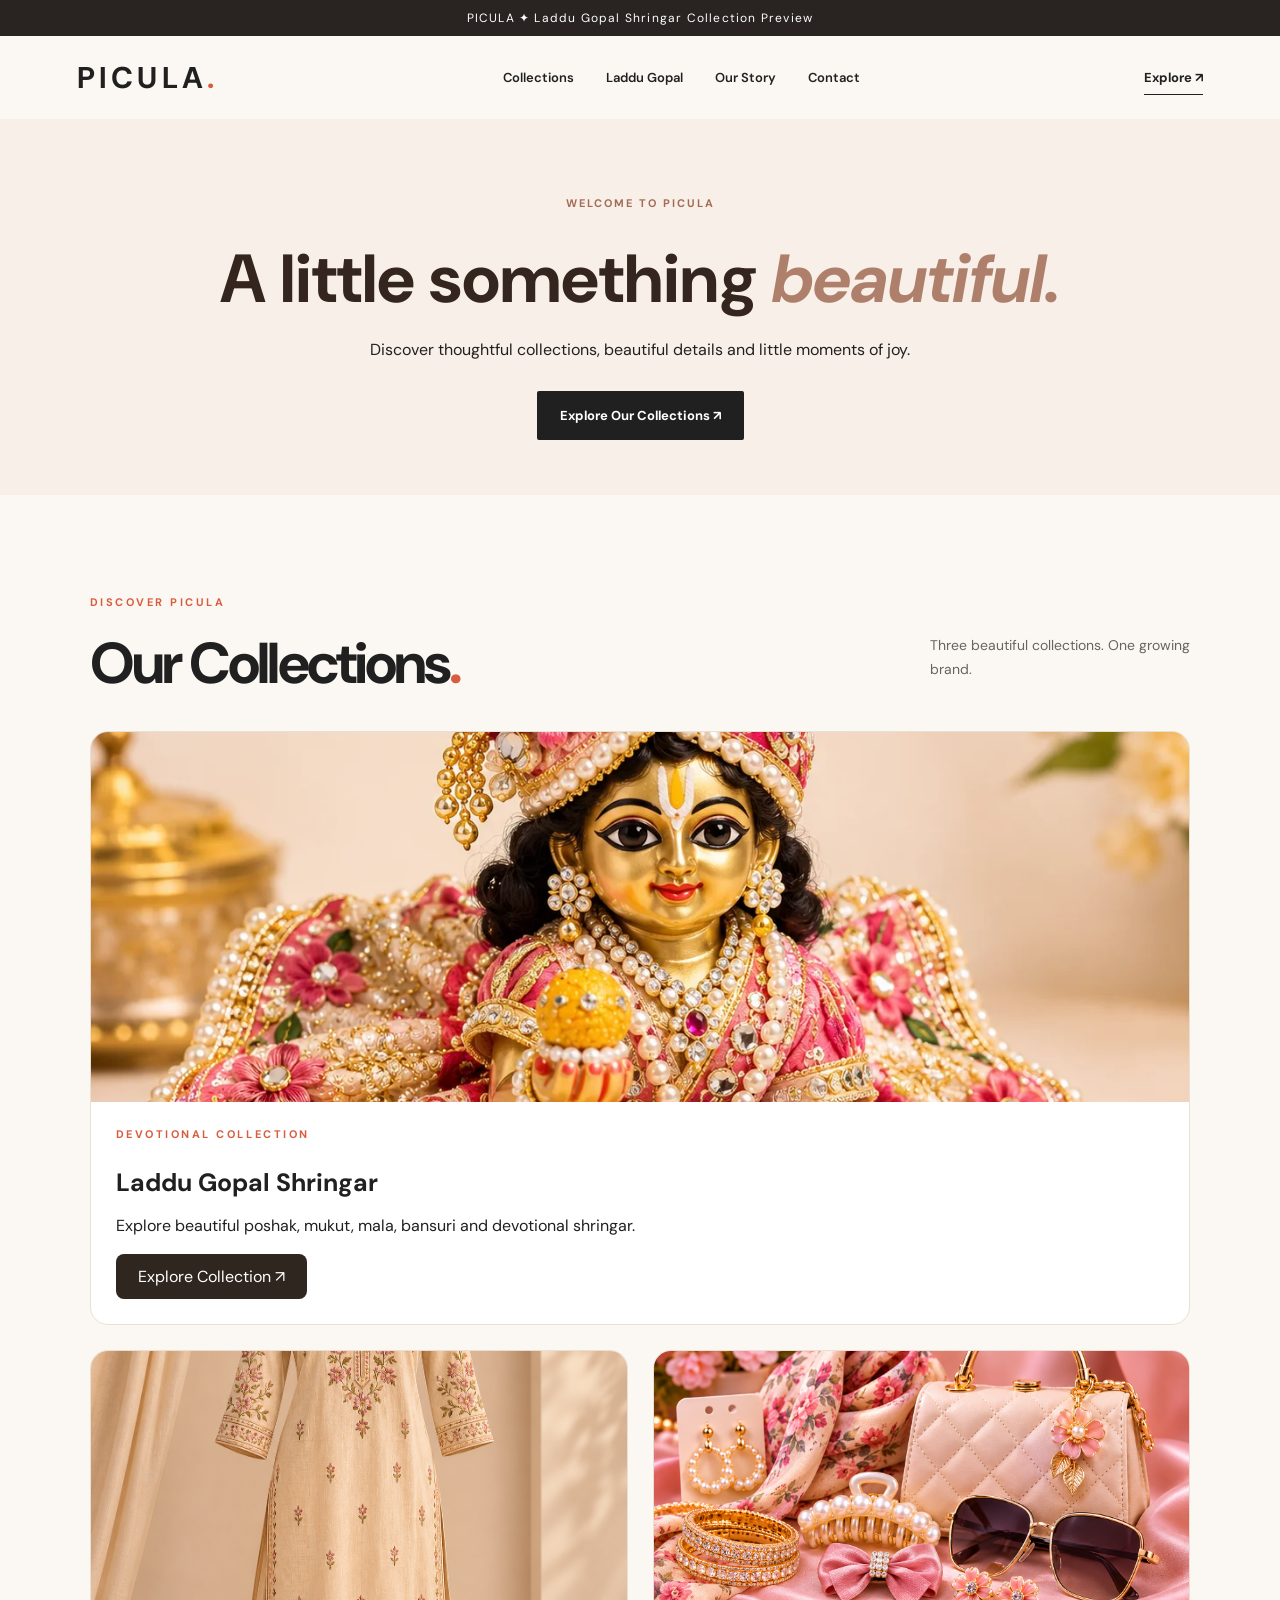
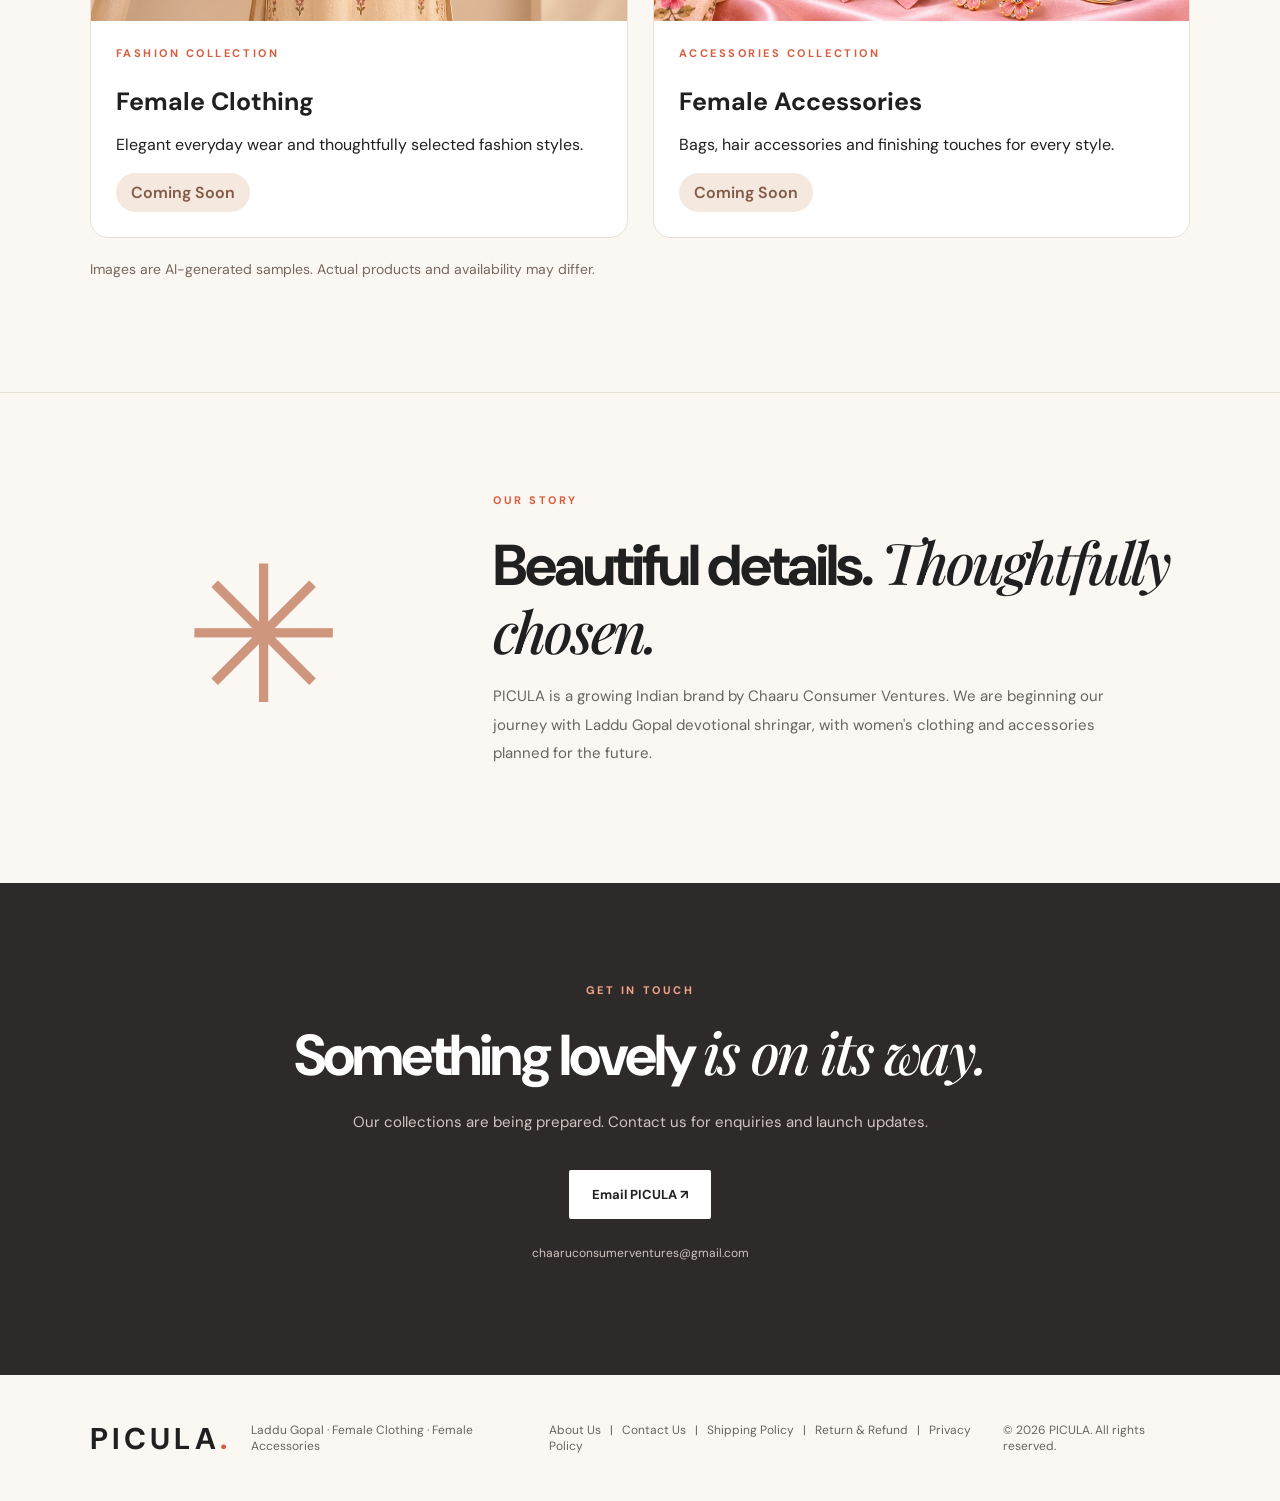
<file: index.html>
<!doctype html>
<html lang="en">
<head>
  <meta charset="utf-8">
  <meta name="viewport" content="width=device-width,initial-scale=1">

  <meta name="description"
    content="PICULA — Laddu Gopal poshak, mukut, mala and devotional shringar. Female clothing and accessories coming soon.">

  <title>PICULA | Laddu Gopal Shringar & More</title>

  <link rel="stylesheet" href="style.css">

  <style>
    /* PICULA NEW HOMEPAGE */

    .picula-welcome {
      text-align: center;
      padding: 75px 20px 55px;
      background: #f8efe8;
    }

    .picula-welcome .eyebrow {
      color: #a26c56;
      letter-spacing: 2px;
    }

    .picula-welcome h1 {
      font-size: clamp(36px, 6vw, 68px);
      line-height: 1.15;
      color: #34251f;
      margin: 18px auto;
      max-width: 850px;
    }

    .picula-welcome h1 em {
      color: #ae806b;
    }

    .picula-welcome p {
      max-width: 600px;
      margin: 0 auto 26px;
      line-height: 1.8;
    }

    .picula-category-grid {
      display: grid;
      grid-template-columns: repeat(2, minmax(0, 1fr));
      gap: 25px;
      margin-top: 35px;
    }

    .picula-category {
      background: white;
      border: 1px solid #eadfd5;
      border-radius: 18px;
      overflow: hidden;
    }

    .picula-category.featured {
      grid-column: 1 / -1;
    }

    .picula-category img {
      display: block;
      width: 100%;
      height: 270px;
      object-fit: cover;
    }

    .picula-category.featured img {
      height: 370px;
      object-position: center 40%;
    }

    .picula-category-info {
      padding: 25px;
    }

    .picula-category-info h3 {
      font-size: 25px;
      margin-bottom: 10px;
    }

    .picula-category-info p {
      margin-bottom: 18px;
    }

    .picula-category-info a {
      display: inline-block;
      padding: 12px 22px;
      background: #302620;
      color: white;
      text-decoration: none;
      border-radius: 8px;
    }

    .picula-coming {
      display: inline-block;
      padding: 9px 15px;
      border-radius: 20px;
      background: #f4e8df;
      color: #825b48;
      font-weight: 600;
    }

    .picula-sample-notice {
      color: #77675e;
      font-size: 14px;
      margin-top: 22px;
    }

    @media (max-width: 650px) {
      .picula-welcome {
        padding: 55px 18px 40px;
      }

      .picula-category-grid {
        grid-template-columns: 1fr;
      }

      .picula-category.featured {
        grid-column: auto;
      }

      .picula-category img,
      .picula-category.featured img {
        height: 250px;
      }
    }
  </style>
</head>

<body>

<div class="announcement">
  PICULA ✦ Laddu Gopal Shringar Collection Preview
</div>

<header class="site-header">
  <a class="logo" href="#home" aria-label="PICULA home">
    PICULA<span class="logo-dot">.</span>
  </a>

  <nav aria-label="Main navigation">
    <a href="#collections">Collections</a>
    <a href="#products">Laddu Gopal</a>
    <a href="about.html">Our Story</a>
    <a href="contact.html">Contact</a>
  </nav>

  <a class="header-cta" href="#collections">
    Explore ↗
  </a>
</header>

<main>

  <!-- WELCOME -->

  <section class="picula-welcome" id="home">
    <p class="eyebrow">WELCOME TO PICULA</p>

    <h1>
      A little something <em>beautiful.</em>
    </h1>

    <p>
      Discover thoughtful collections, beautiful details
      and little moments of joy.
    </p>

    <a class="button primary" href="#collections">
      Explore Our Collections ↗
    </a>
  </section>

  <!-- THREE COLLECTIONS -->

  <section class="section" id="collections">

    <div class="section-heading">
      <div>
        <p class="eyebrow">DISCOVER PICULA</p>
        <h2>Our Collections<span class="accent">.</span></h2>
      </div>

      <p>
        Three beautiful collections.
        One growing brand.
      </p>
    </div>

    <div class="picula-category-grid">

      <!-- LADDU GOPAL -->

      <article class="picula-category featured">

        <img
          src="images/royal-poshak.webp"
          alt="AI sample image of Laddu Gopal shringar"
          loading="lazy"
        >

        <div class="picula-category-info">
          <p class="eyebrow">DEVOTIONAL COLLECTION</p>

          <h3>Laddu Gopal Shringar</h3>

          <p>
            Explore beautiful poshak, mukut, mala,
            bansuri and devotional shringar.
          </p>

         
          <a href="./laddu-gopal.html" class="picula-shop-link">
            Explore Collection ↗
          </a>

        </div>
      </article>

      <!-- FEMALE CLOTHING -->

      <article class="picula-category">

        <img
          src="images/elegant-kurti.png"
          alt="AI sample image of women's clothing"
          loading="lazy"
        >

        <div class="picula-category-info">
          <p class="eyebrow">FASHION COLLECTION</p>

          <h3>Female Clothing</h3>

          <p>
            Elegant everyday wear and thoughtfully
            selected fashion styles.
          </p>

          <span class="picula-coming">
            Coming Soon
          </span>
        </div>
      </article>

      <!-- FEMALE ACCESSORIES -->

      <article class="picula-category">

       
        <img
          src="images/female-accessories.png"
          alt="PICULA Female Accessories"
          loading="lazy"
        >


        <div class="picula-category-info">
          <p class="eyebrow">ACCESSORIES COLLECTION</p>

          <h3>Female Accessories</h3>

          <p>
            Bags, hair accessories and finishing
            touches for every style.
          </p>

          <span class="picula-coming">
            Coming Soon
          </span>
        </div>
      </article>

    </div>

    <p class="picula-sample-notice">
      Images are AI-generated samples.
      Actual products and availability may differ.
    </p>

  </section>

  <!-- ABOUT -->

  <section class="story section" id="about">

    <div class="story-icon">✳</div>

    <div>
      <p class="eyebrow">OUR STORY</p>

      <h2>
        Beautiful details.
        <em>Thoughtfully chosen.</em>
      </h2>

      <p>
        PICULA is a growing Indian brand by
        Chaaru Consumer Ventures.

        We are beginning our journey with
        Laddu Gopal devotional shringar,
        with women's clothing and accessories
        planned for the future.
      </p>
    </div>

  </section>

  <!-- CONTACT -->

  <section class="contact section" id="contact">

    <p class="eyebrow">GET IN TOUCH</p>

    <h2>
      Something lovely
      <em>is on its way.</em>
    </h2>

    <p>
      Our collections are being prepared.
      Contact us for enquiries and launch updates.
    </p>

    <a
      class="button light"
      href="mailto:chaaruconsumerventures@gmail.com?subject=PICULA%20Enquiry"
    >
      Email PICULA ↗
    </a>

    <p class="contact-email">
      chaaruconsumerventures@gmail.com
    </p>

  </section>

</main>


<footer>

  <a class="logo" href="index.html">
    PICULA<span class="logo-dot">.</span>
  </a>

  <p>
    Laddu Gopal · Female Clothing · Female Accessories
  </p>

  <p>
    <a href="about.html">About Us</a>
    &nbsp; | &nbsp;
    <a href="contact.html">Contact Us</a>
    &nbsp; | &nbsp;
    <a href="shipping-policy.html">Shipping Policy</a>
    &nbsp; | &nbsp;
    <a href="return-policy.html">Return & Refund</a>
    &nbsp; | &nbsp;
    <a href="privacy-policy.html">Privacy Policy</a>
  </p>

  <small>
    © <span id="year">2026</span>
    PICULA. All rights reserved.
  </small>

</footer>

<script>
  document.getElementById("year").textContent =
    new Date().getFullYear();
</script>

<script src="script.js" defer></script>

</body>
</html>
</file>
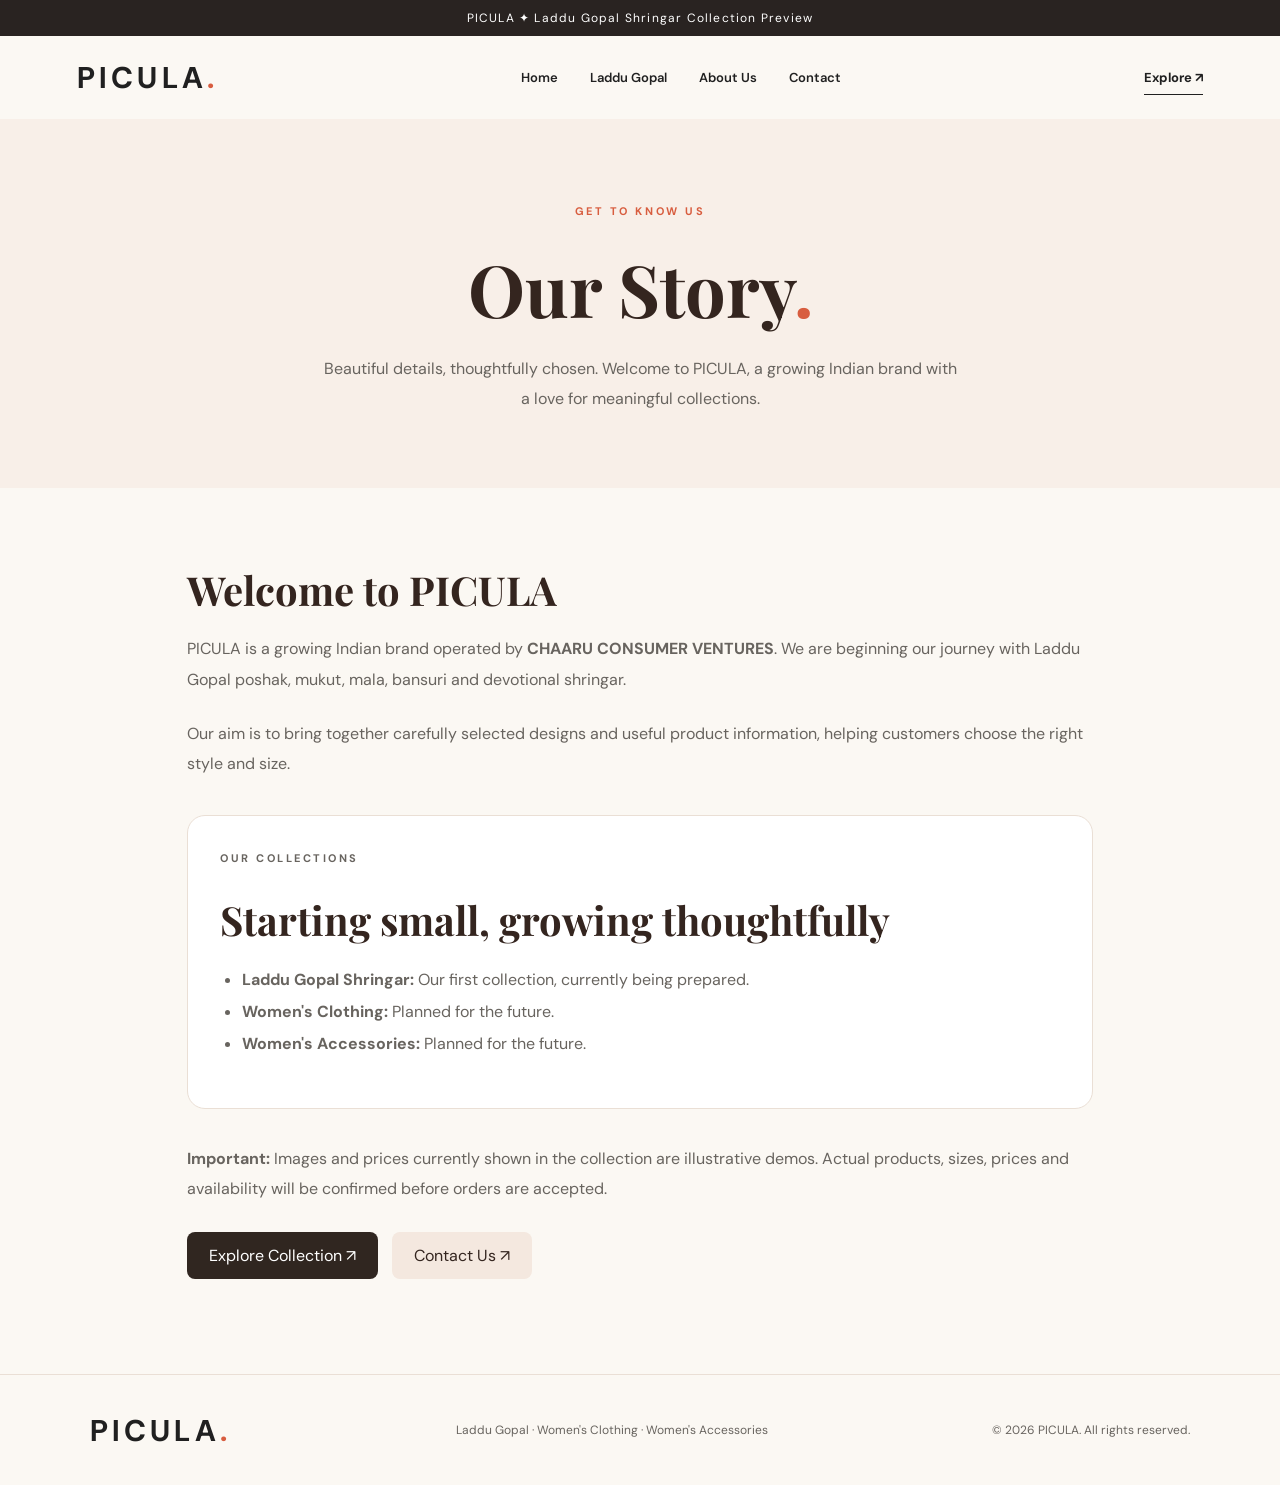
<file: about.html>
<!doctype html>
<html lang="en">
<head>
  <meta charset="utf-8">
  <meta name="viewport" content="width=device-width, initial-scale=1">
  <meta name="description" content="Learn about PICULA, a growing Indian brand by CHAARU CONSUMER VENTURES, starting with Laddu Gopal shringar.">
  <title>About Us | PICULA</title>
  <link rel="stylesheet" href="style.css">
  <style>
    .info-hero{background:#f8efe8;text-align:center;padding:85px 20px 75px}
    .info-hero h1{font-family:'Playfair Display',Georgia,serif;font-size:clamp(42px,6vw,72px);color:#34251f;margin:10px auto 18px}
    .info-hero p:last-child{max-width:640px;margin:auto;line-height:1.85;color:#68645f}
    .info-content{max-width:950px;margin:auto;padding:75px 22px 95px}
    .info-content h2{font-family:'Playfair Display',Georgia,serif;font-size:clamp(28px,4vw,40px);color:#34251f;margin:0 0 18px}
    .info-content p{color:#68645f;line-height:1.9;margin:0 0 24px}
    .info-panel{background:white;border:1px solid #eadfd5;border-radius:18px;padding:32px;margin:35px 0}
    .info-panel ul{padding-left:22px;color:#68645f;line-height:2}
    .info-actions{display:flex;flex-wrap:wrap;gap:14px;margin-top:28px}
    .info-actions a{display:inline-block;padding:13px 22px;background:#302620;color:#fff;border-radius:8px}
    .info-actions a.secondary{background:#f4e8df;color:#34251f}
    .info-footer{border-top:1px solid #eadfd5}
    @media(max-width:620px){.info-hero{padding:60px 18px}.info-content{padding:50px 20px}.info-panel{padding:23px}}
  </style>
</head>
<body>
  <div class="announcement">PICULA ✦ Laddu Gopal Shringar Collection Preview</div>
  <header class="site-header">
    <a class="logo" href="index.html" aria-label="PICULA home">PICULA<span class="logo-dot">.</span></a>
    <nav aria-label="Main navigation">
      <a href="index.html">Home</a>
      <a href="laddu-gopal.html">Laddu Gopal</a>
      <a href="about.html" aria-current="page">About Us</a>
      <a href="contact.html">Contact</a>
    </nav>
    <a class="header-cta" href="laddu-gopal.html">Explore ↗</a>
  </header>
  <main>
    <section class="info-hero">
      <p class="eyebrow">GET TO KNOW US</p>
      <h1>Our Story<span class="accent">.</span></h1>
      <p>Beautiful details, thoughtfully chosen. Welcome to PICULA, a growing Indian brand with a love for meaningful collections.</p>
    </section>
    <section class="info-content">
      <h2>Welcome to PICULA</h2>
      <p>PICULA is a growing Indian brand operated by <strong>CHAARU CONSUMER VENTURES</strong>. We are beginning our journey with Laddu Gopal poshak, mukut, mala, bansuri and devotional shringar.</p>
      <p>Our aim is to bring together carefully selected designs and useful product information, helping customers choose the right style and size.</p>
      <div class="info-panel">
        <p class="eyebrow">OUR COLLECTIONS</p>
        <h2>Starting small, growing thoughtfully</h2>
        <ul>
          <li><strong>Laddu Gopal Shringar:</strong> Our first collection, currently being prepared.</li>
          <li><strong>Women's Clothing:</strong> Planned for the future.</li>
          <li><strong>Women's Accessories:</strong> Planned for the future.</li>
        </ul>
      </div>
      <p><strong>Important:</strong> Images and prices currently shown in the collection are illustrative demos. Actual products, sizes, prices and availability will be confirmed before orders are accepted.</p>
      <div class="info-actions">
        <a href="laddu-gopal.html">Explore Collection ↗</a>
        <a class="secondary" href="contact.html">Contact Us ↗</a>
      </div>
    </section>
  </main>
  <footer class="info-footer">
    <a class="logo" href="index.html">PICULA<span class="logo-dot">.</span></a>
    <p>Laddu Gopal · Women's Clothing · Women's Accessories</p>
    <small>© <span id="year">2026</span> PICULA. All rights reserved.</small>
  </footer>
  <script>document.getElementById('year').textContent=new Date().getFullYear();</script>
</body>
</html>
</file>
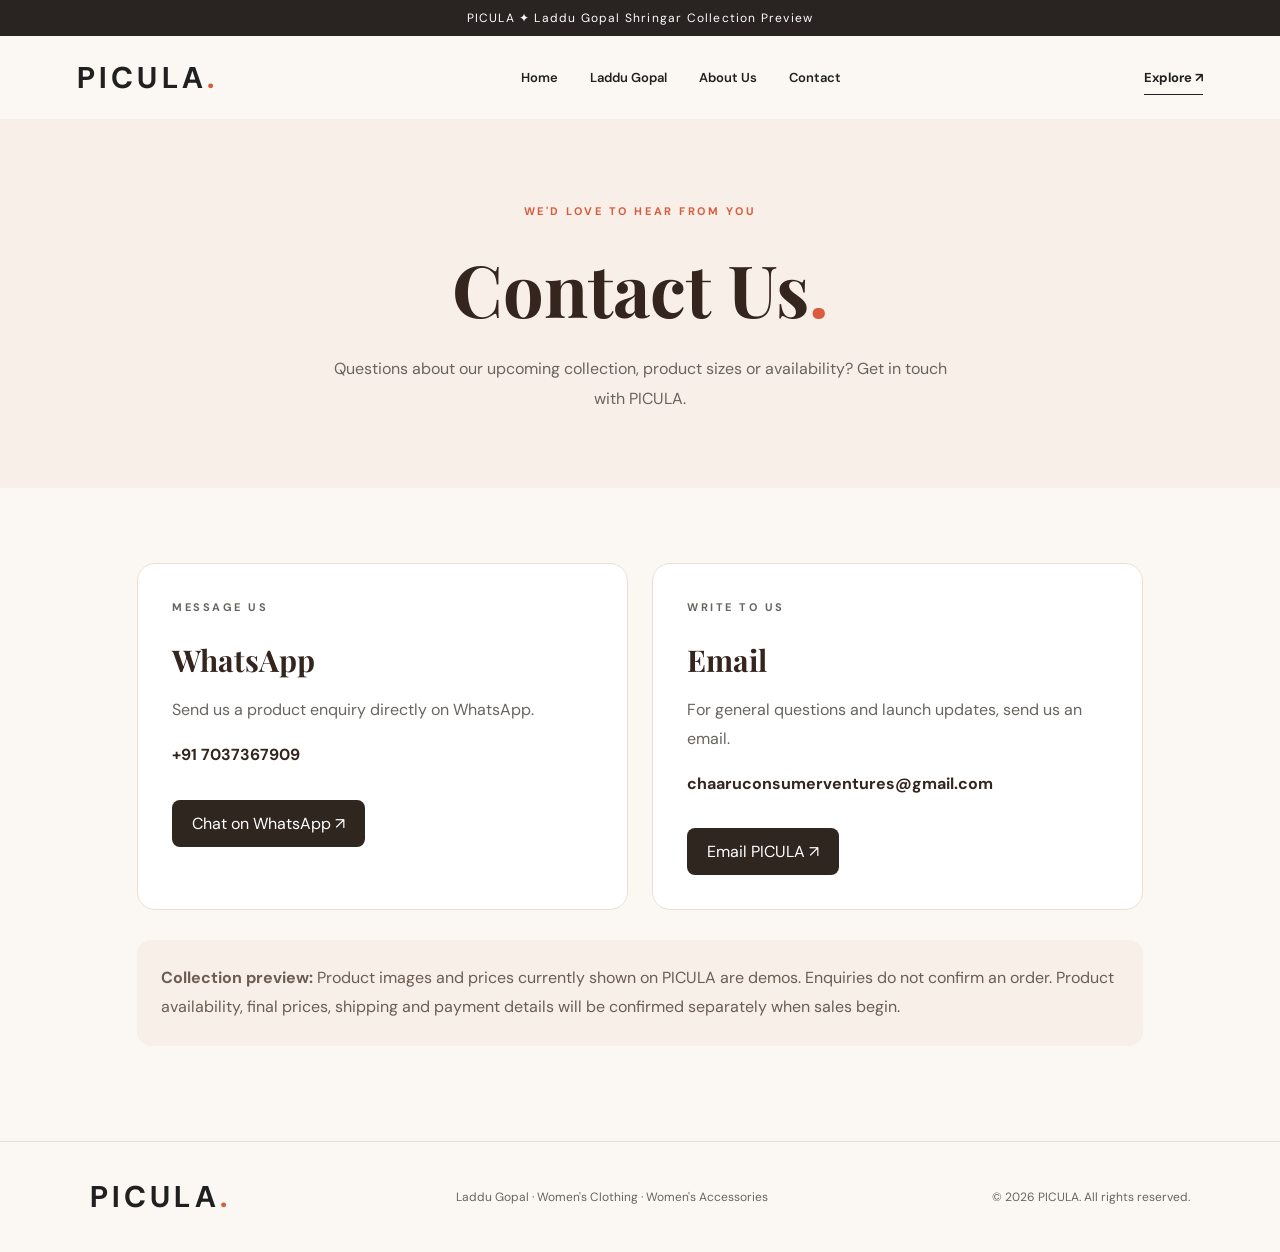
<file: contact.html>
<!doctype html>
<html lang="en">
<head>
  <meta charset="utf-8">
  <meta name="viewport" content="width=device-width, initial-scale=1">
  <meta name="description" content="Contact PICULA for Laddu Gopal collection enquiries, availability and launch updates.">
  <title>Contact Us | PICULA</title>
  <link rel="stylesheet" href="style.css">
  <style>
    .info-hero{background:#f8efe8;text-align:center;padding:85px 20px 75px}
    .info-hero h1{font-family:'Playfair Display',Georgia,serif;font-size:clamp(42px,6vw,72px);color:#34251f;margin:10px auto 18px}
    .info-hero p:last-child{max-width:640px;margin:auto;line-height:1.85;color:#68645f}
    .contact-wrap{max-width:1050px;margin:auto;padding:75px 22px 95px}
    .contact-cards{display:grid;grid-template-columns:repeat(2,minmax(0,1fr));gap:24px}
    .contact-card{background:#fff;border:1px solid #eadfd5;border-radius:18px;padding:34px;min-width:0}
    .contact-card h2{font-family:'Playfair Display',Georgia,serif;font-size:30px;color:#34251f;margin:12px 0}
    .contact-card p{color:#68645f;line-height:1.8}
    .contact-card .detail{font-weight:700;color:#34251f;overflow-wrap:anywhere}
    .contact-card .action{display:inline-block;background:#302620;color:white;border-radius:8px;padding:13px 20px;margin-top:14px}
    .contact-note{background:#f8efe8;border-radius:14px;padding:24px;margin-top:30px;color:#6c5d54;line-height:1.8}
    .info-footer{border-top:1px solid #eadfd5}
    @media(max-width:700px){.contact-cards{grid-template-columns:1fr}.info-hero{padding:60px 18px}.contact-wrap{padding:50px 20px}.contact-card{padding:24px}}
  </style>
</head>
<body>
  <div class="announcement">PICULA ✦ Laddu Gopal Shringar Collection Preview</div>
  <header class="site-header">
    <a class="logo" href="index.html" aria-label="PICULA home">PICULA<span class="logo-dot">.</span></a>
    <nav aria-label="Main navigation">
      <a href="index.html">Home</a>
      <a href="laddu-gopal.html">Laddu Gopal</a>
      <a href="about.html">About Us</a>
      <a href="contact.html" aria-current="page">Contact</a>
    </nav>
    <a class="header-cta" href="laddu-gopal.html">Explore ↗</a>
  </header>
  <main>
    <section class="info-hero">
      <p class="eyebrow">WE'D LOVE TO HEAR FROM YOU</p>
      <h1>Contact Us<span class="accent">.</span></h1>
      <p>Questions about our upcoming collection, product sizes or availability? Get in touch with PICULA.</p>
    </section>
    <section class="contact-wrap">
      <div class="contact-cards">
        <article class="contact-card">
          <p class="eyebrow">MESSAGE US</p>
          <h2>WhatsApp</h2>
          <p>Send us a product enquiry directly on WhatsApp.</p>
          <p class="detail">+91 7037367909</p>
          <a class="action" href="https://wa.me/917037367909?text=Hello%20PICULA%2C%20I%20have%20a%20product%20enquiry." target="_blank" rel="noopener noreferrer">Chat on WhatsApp ↗</a>
        </article>
        <article class="contact-card">
          <p class="eyebrow">WRITE TO US</p>
          <h2>Email</h2>
          <p>For general questions and launch updates, send us an email.</p>
          <p class="detail">chaaruconsumerventures@gmail.com</p>
          <a class="action" href="mailto:chaaruconsumerventures@gmail.com?subject=PICULA%20Enquiry">Email PICULA ↗</a>
        </article>
      </div>
      <div class="contact-note">
        <strong>Collection preview:</strong> Product images and prices currently shown on PICULA are demos. Enquiries do not confirm an order. Product availability, final prices, shipping and payment details will be confirmed separately when sales begin.
      </div>
    </section>
  </main>
  <footer class="info-footer">
    <a class="logo" href="index.html">PICULA<span class="logo-dot">.</span></a>
    <p>Laddu Gopal · Women's Clothing · Women's Accessories</p>
    <small>© <span id="year">2026</span> PICULA. All rights reserved.</small>
  </footer>
  <script>document.getElementById('year').textContent=new Date().getFullYear();</script>
</body>
</html>
</file>
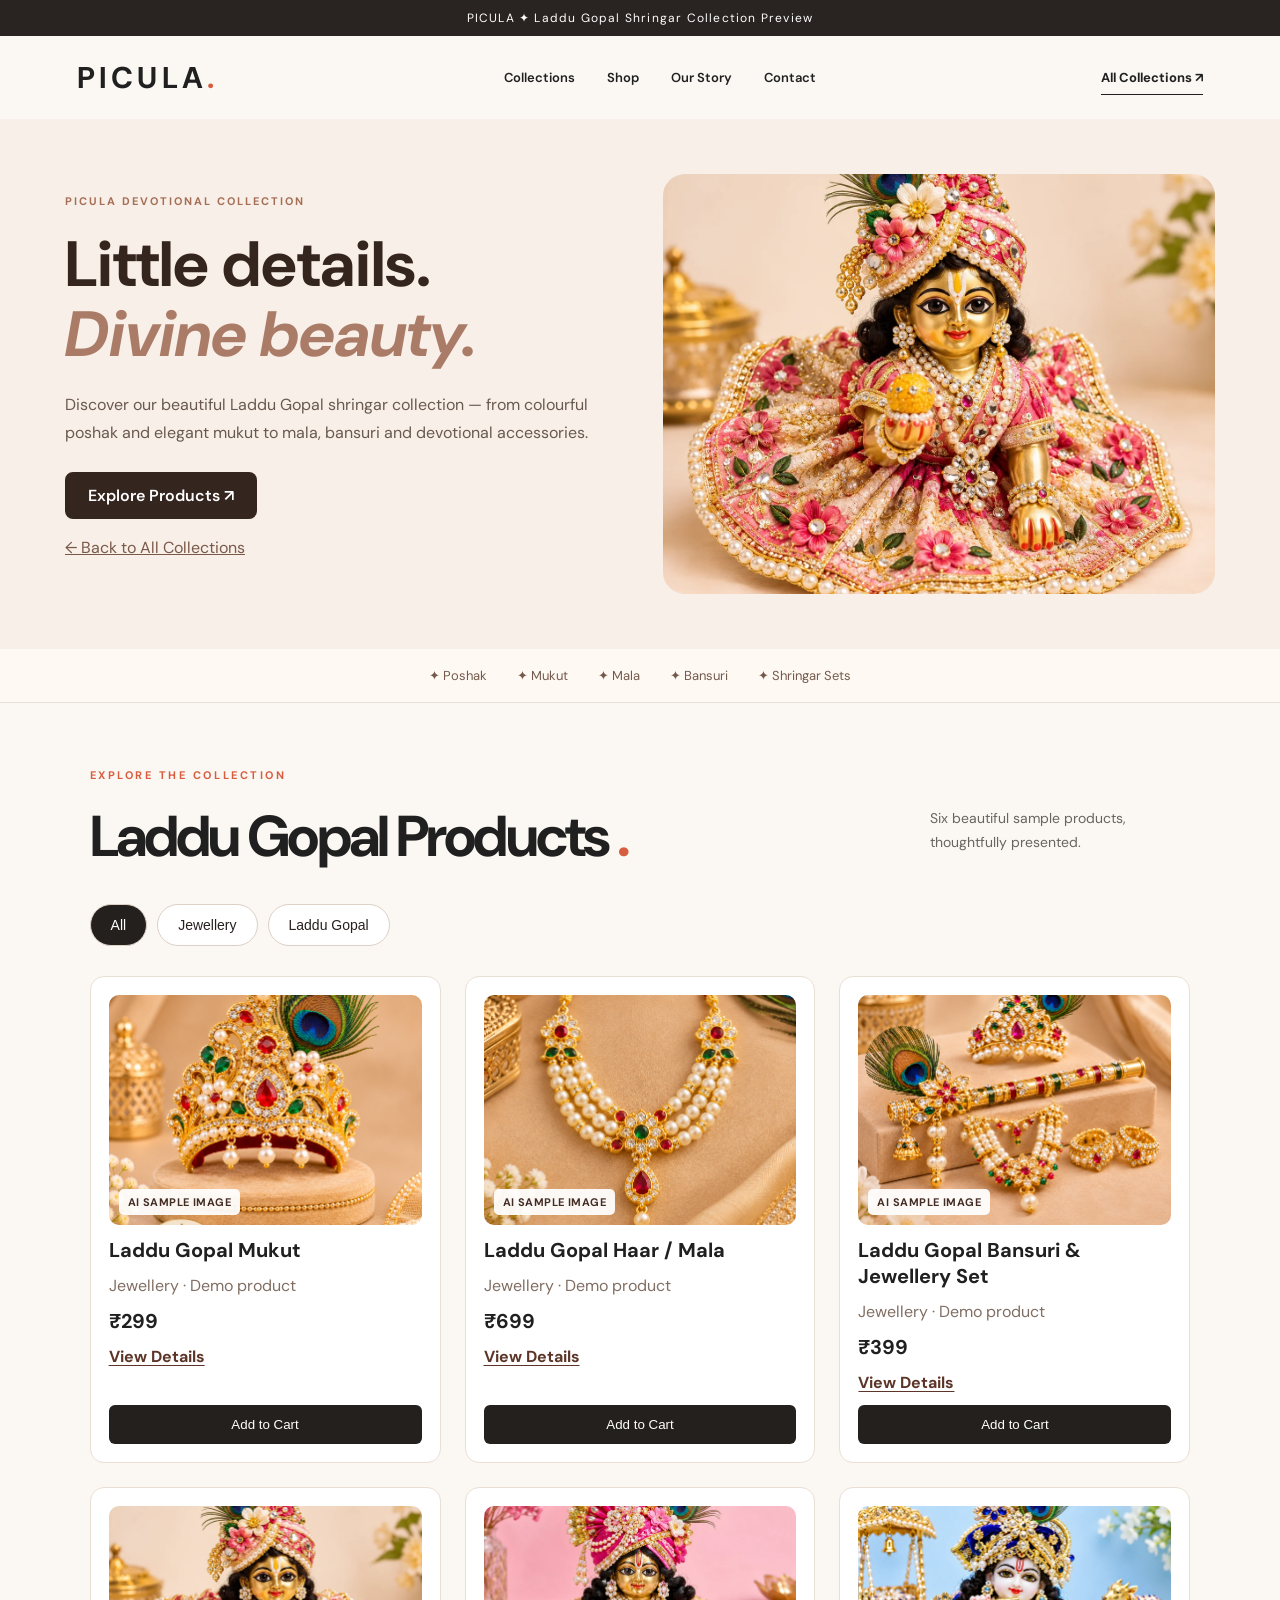
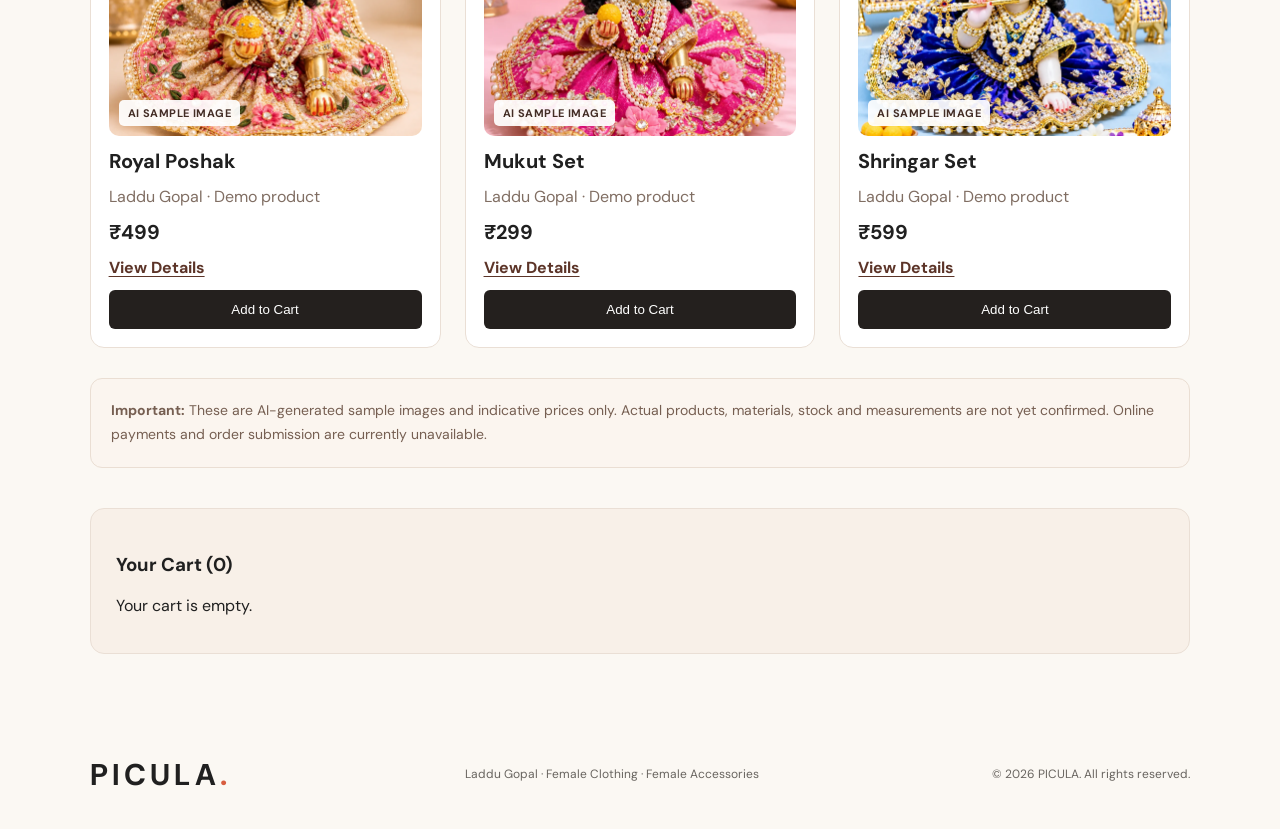
<file: laddu-gopal.html>
<!doctype html>
<html lang="en">
<head>
  <meta charset="utf-8">
  <meta name="viewport" content="width=device-width,initial-scale=1">

  <meta name="description"
    content="Explore PICULA Laddu Gopal poshak, mukut, mala and devotional shringar collection.">

  <title>Laddu Gopal Shringar | PICULA</title>

  <link rel="stylesheet" href="style.css">

  <style>
    /* PICULA LADDU GOPAL COLLECTION */

    .lg-hero {
      background: #f8efe8;
      padding: 55px 20px;
    }

    .lg-hero-inner {
      max-width: 1150px;
      margin: auto;
      display: grid;
      grid-template-columns: 1fr 1fr;
      align-items: center;
      gap: 45px;
    }

    .lg-hero-copy .eyebrow {
      color: #a66e55;
      letter-spacing: 2px;
    }

    .lg-hero h1 {
      font-size: clamp(36px, 5vw, 65px);
      line-height: 1.1;
      color: #34251f;
      margin: 20px 0;
    }

    .lg-hero h1 em {
      color: #aa7c67;
    }

    .lg-hero-description {
      color: #69594f;
      line-height: 1.8;
      font-size: 16px;
      margin-bottom: 24px;
    }

    .lg-hero-image {
      overflow: hidden;
      border-radius: 22px;
      background: #ead7c7;
    }

    .lg-hero-image img {
      display: block;
      width: 100%;
      height: 420px;
      object-fit: cover;
    }

    .lg-return {
      display: inline-block;
      padding: 13px 23px;
      background: #34251f;
      color: #fff;
      border-radius: 8px;
      text-decoration: none;
      font-weight: 600;
    }

    .lg-return:hover {
      background: #805540;
    }

    .lg-highlights {
      display: flex;
      justify-content: center;
      gap: 30px;
      flex-wrap: wrap;
      padding: 18px;
      background: #fff9f4;
      color: #735a4c;
      font-size: 13px;
      border-bottom: 1px solid #eadfd5;
    }

    .lg-highlights span {
      white-space: nowrap;
    }

    #products {
      padding-top: 65px;
      padding-bottom: 65px;
    }

    #picula-cart {
      margin-top: 40px;
    }

    .lg-note {
      background: #fbf5ef;
      border: 1px solid #eaded3;
      padding: 20px;
      border-radius: 12px;
      margin-top: 30px;
      color: #765f52;
      font-size: 14px;
      line-height: 1.7;
    }

    @media (max-width: 768px) {
      .lg-hero {
        padding: 35px 18px;
      }

      .lg-hero-inner {
        grid-template-columns: 1fr;
        gap: 25px;
      }

      .lg-hero-image img {
        height: 300px;
      }

      .lg-highlights {
        gap: 12px;
        font-size: 12px;
      }

      #products {
        padding-top: 40px;
      }
    }
  </style>
</head>

<body>

  <div class="announcement">
    PICULA ✦ Laddu Gopal Shringar Collection Preview
  </div>

  <header class="site-header">

    <a class="logo" href="index.html#home"
       aria-label="PICULA home">
      PICULA<span class="logo-dot">.</span>
    </a>

    <nav aria-label="Main navigation">
      <a href="index.html#collections">Collections</a>
      <a href="#products">Shop</a>
      <a href="index.html#about">Our Story</a>
      <a href="index.html#contact">Contact</a>
    </nav>

    <a class="header-cta" href="index.html#collections">
      All Collections ↗
    </a>

  </header>

  <main>

    <!-- LADDU GOPAL HERO -->

    <section class="lg-hero">

      <div class="lg-hero-inner">

        <div class="lg-hero-copy">

          <p class="eyebrow">
            PICULA DEVOTIONAL COLLECTION
          </p>

          <h1>
            Little details.
            <em>Divine beauty.</em>
          </h1>

          <p class="lg-hero-description">
            Discover our beautiful Laddu Gopal
            shringar collection — from colourful
            poshak and elegant mukut to mala,
            bansuri and devotional accessories.
          </p>

          <a class="lg-return" href="#products">
            Explore Products ↗
          </a>

          <p style="margin-top:18px;">
            <a href="index.html#collections"
               style="color:#795949;text-decoration:underline;">
              ← Back to All Collections
            </a>
          </p>

        </div>

        <div class="lg-hero-image">

          <img
            src="images/royal-poshak.webp"
            alt="Laddu Gopal royal poshak AI sample image"
          >

        </div>

      </div>

    </section>

    <!-- COLLECTION HIGHLIGHTS -->

    <div class="lg-highlights">
      <span>✦ Poshak</span>
      <span>✦ Mukut</span>
      <span>✦ Mala</span>
      <span>✦ Bansuri</span>
      <span>✦ Shringar Sets</span>
    </div>

    <!-- PRODUCTS -->

    <section class="section" id="products">

      <div class="section-heading">

        <div>
          <p class="eyebrow">
            EXPLORE THE COLLECTION
          </p>

          <h2>
            Laddu Gopal Products
            <span class="accent">.</span>
          </h2>
        </div>

        <p>
          Six beautiful sample products,
          thoughtfully presented.
        </p>

      </div>

      <div id="product-list"></div>

      <div class="lg-note">
        <strong>Important:</strong>
        These are AI-generated sample images
        and indicative prices only.
        Actual products, materials, stock
        and measurements are not yet confirmed.
        Online payments and order submission
        are currently unavailable.
      </div>

    </section>

  </main>

  <footer>

    <a class="logo" href="index.html#home">
      PICULA<span class="logo-dot">.</span>
    </a>

    <p>
      Laddu Gopal · Female Clothing · Female Accessories
    </p>

    <small>
      © <span id="year">2026</span>
      PICULA. All rights reserved.
    </small>

  </footer>

  <script>
    document.getElementById("year").textContent =
      new Date().getFullYear();
  </script>

  <script src="script.js" defer></script>

</body>
</html>
</file>
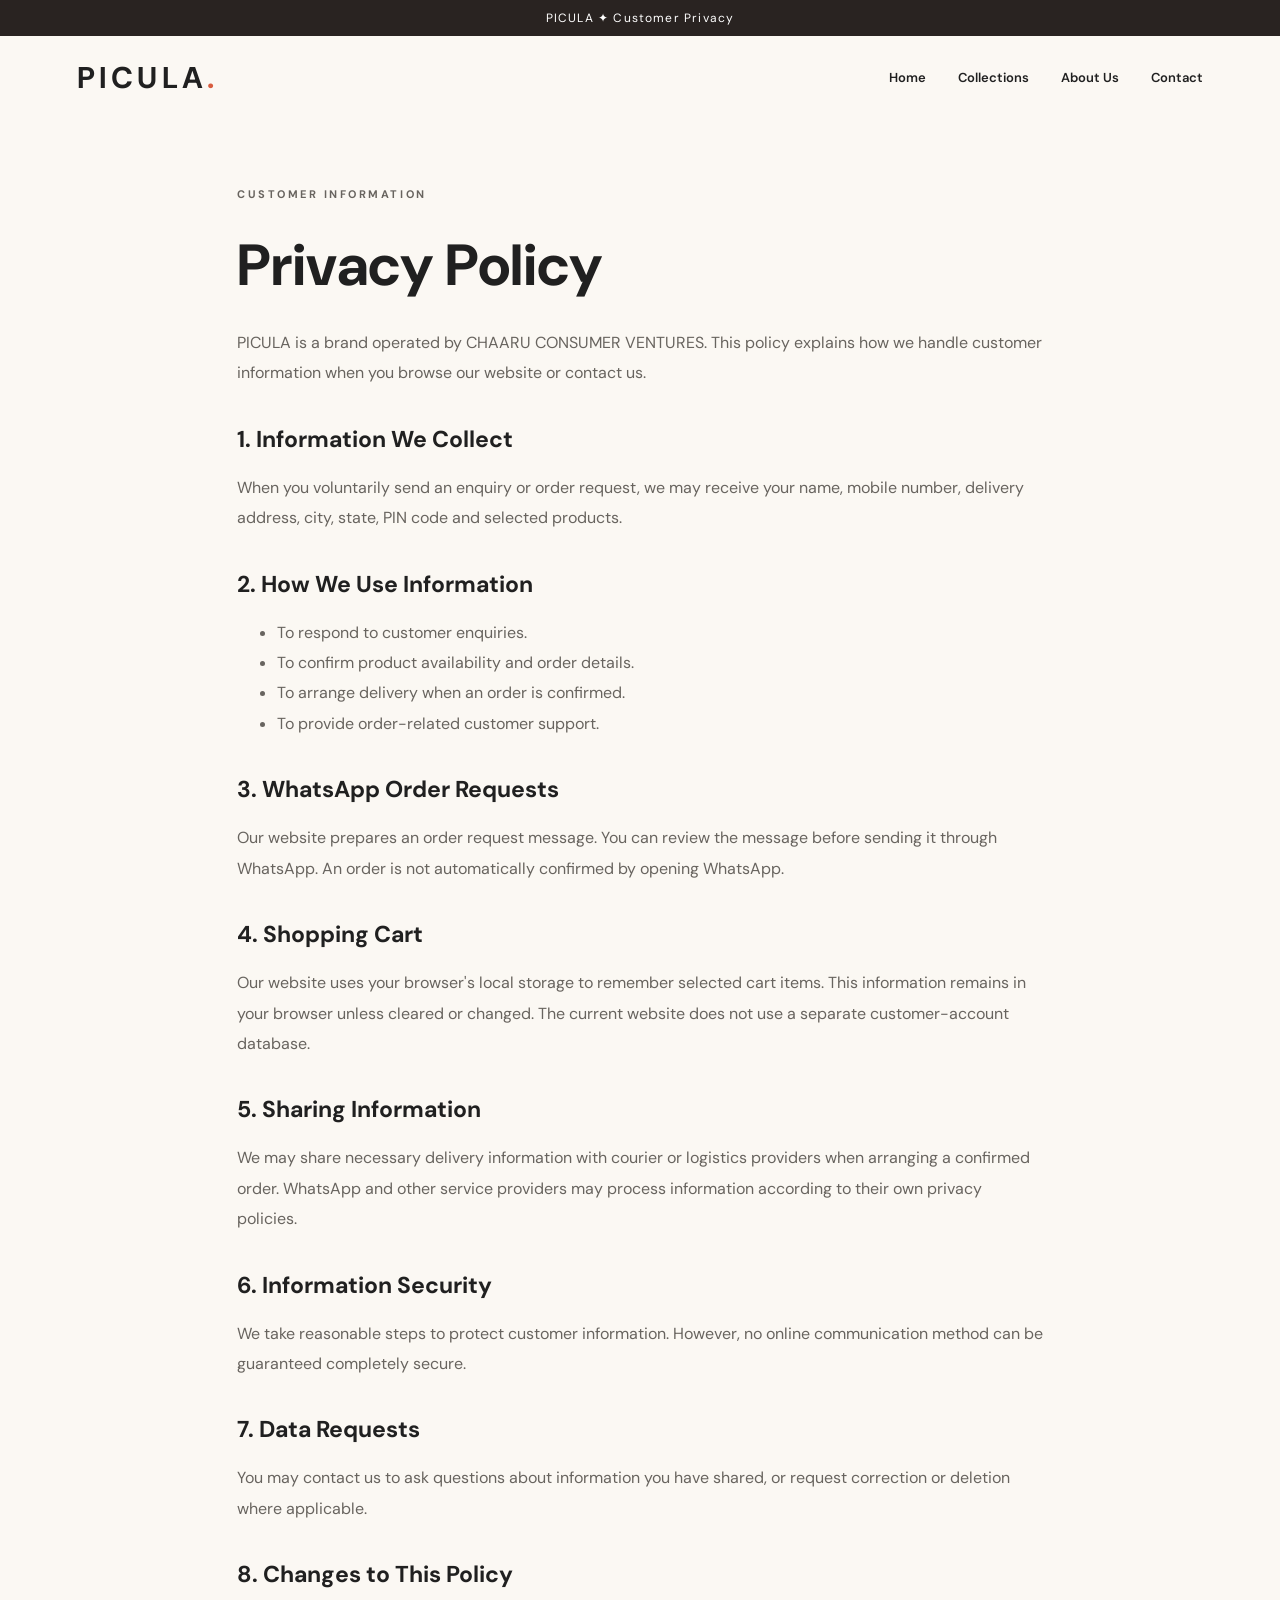
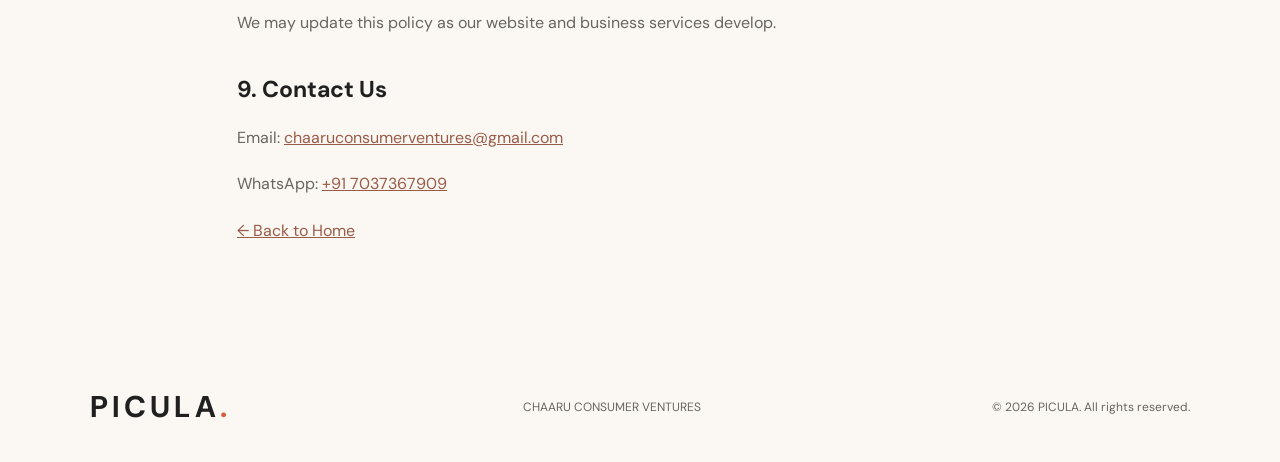
<file: privacy-policy.html>
<!doctype html>
<html lang="en">
<head>
  <meta charset="utf-8">
  <meta name="viewport" content="width=device-width, initial-scale=1">
  <meta name="description" content="Privacy Policy for PICULA.">
  <title>Privacy Policy | PICULA</title>
  <link rel="stylesheet" href="style.css">
  <style>
    .policy-page {
      max-width: 850px;
      margin: 0 auto;
      padding: 65px 22px 90px;
    }
    .policy-page h1 {
      font-size: clamp(36px, 6vw, 58px);
      margin: 10px 0 25px;
    }
    .policy-page h2 {
      font-size: 23px;
      margin-top: 35px;
    }
    .policy-page p, .policy-page li {
      color: #68645f;
      line-height: 1.9;
    }
    .policy-page a {
      color: #9a5b49;
      text-decoration: underline;
    }
  </style>
</head>
<body>

<div class="announcement">
  PICULA ✦ Customer Privacy
</div>

<header class="site-header">
  <a class="logo" href="index.html">
    PICULA<span class="logo-dot">.</span>
  </a>
  <nav aria-label="Main navigation">
    <a href="index.html">Home</a>
    <a href="laddu-gopal.html">Collections</a>
    <a href="about.html">About Us</a>
    <a href="contact.html">Contact</a>
  </nav>
</header>

<main class="policy-page">

  <p class="eyebrow">CUSTOMER INFORMATION</p>
  <h1>Privacy Policy</h1>

  <p>
    PICULA is a brand operated by CHAARU CONSUMER VENTURES.
    This policy explains how we handle customer information
    when you browse our website or contact us.
  </p>

  <h2>1. Information We Collect</h2>
  <p>
    When you voluntarily send an enquiry or order request,
    we may receive your name, mobile number, delivery
    address, city, state, PIN code and selected products.
  </p>

  <h2>2. How We Use Information</h2>
  <ul>
    <li>To respond to customer enquiries.</li>
    <li>To confirm product availability and order details.</li>
    <li>To arrange delivery when an order is confirmed.</li>
    <li>To provide order-related customer support.</li>
  </ul>

  <h2>3. WhatsApp Order Requests</h2>
  <p>
    Our website prepares an order request message.
    You can review the message before sending it
    through WhatsApp. An order is not automatically
    confirmed by opening WhatsApp.
  </p>

  <h2>4. Shopping Cart</h2>
  <p>
    Our website uses your browser's local storage
    to remember selected cart items. This information
    remains in your browser unless cleared or changed.
    The current website does not use a separate
    customer-account database.
  </p>

  <h2>5. Sharing Information</h2>
  <p>
    We may share necessary delivery information
    with courier or logistics providers when
    arranging a confirmed order.
    WhatsApp and other service providers may
    process information according to their
    own privacy policies.
  </p>

  <h2>6. Information Security</h2>
  <p>
    We take reasonable steps to protect customer
    information. However, no online communication
    method can be guaranteed completely secure.
  </p>

  <h2>7. Data Requests</h2>
  <p>
    You may contact us to ask questions about
    information you have shared, or request
    correction or deletion where applicable.
  </p>

  <h2>8. Changes to This Policy</h2>
  <p>
    We may update this policy as our website
    and business services develop.
  </p>

  <h2>9. Contact Us</h2>
  <p>
    Email:
    <a href="mailto:chaaruconsumerventures@gmail.com">
      chaaruconsumerventures@gmail.com
    </a>
  </p>

  <p>
    WhatsApp:
    <a href="https://wa.me/917037367909">
      +91 7037367909
    </a>
  </p>

  <p>
    <a href="index.html">← Back to Home</a>
  </p>

</main>

<footer>
  <a class="logo" href="index.html">
    PICULA<span class="logo-dot">.</span>
  </a>
  <p>CHAARU CONSUMER VENTURES</p>
  <small>© 2026 PICULA. All rights reserved.</small>
</footer>

</body>
</html>
</file>
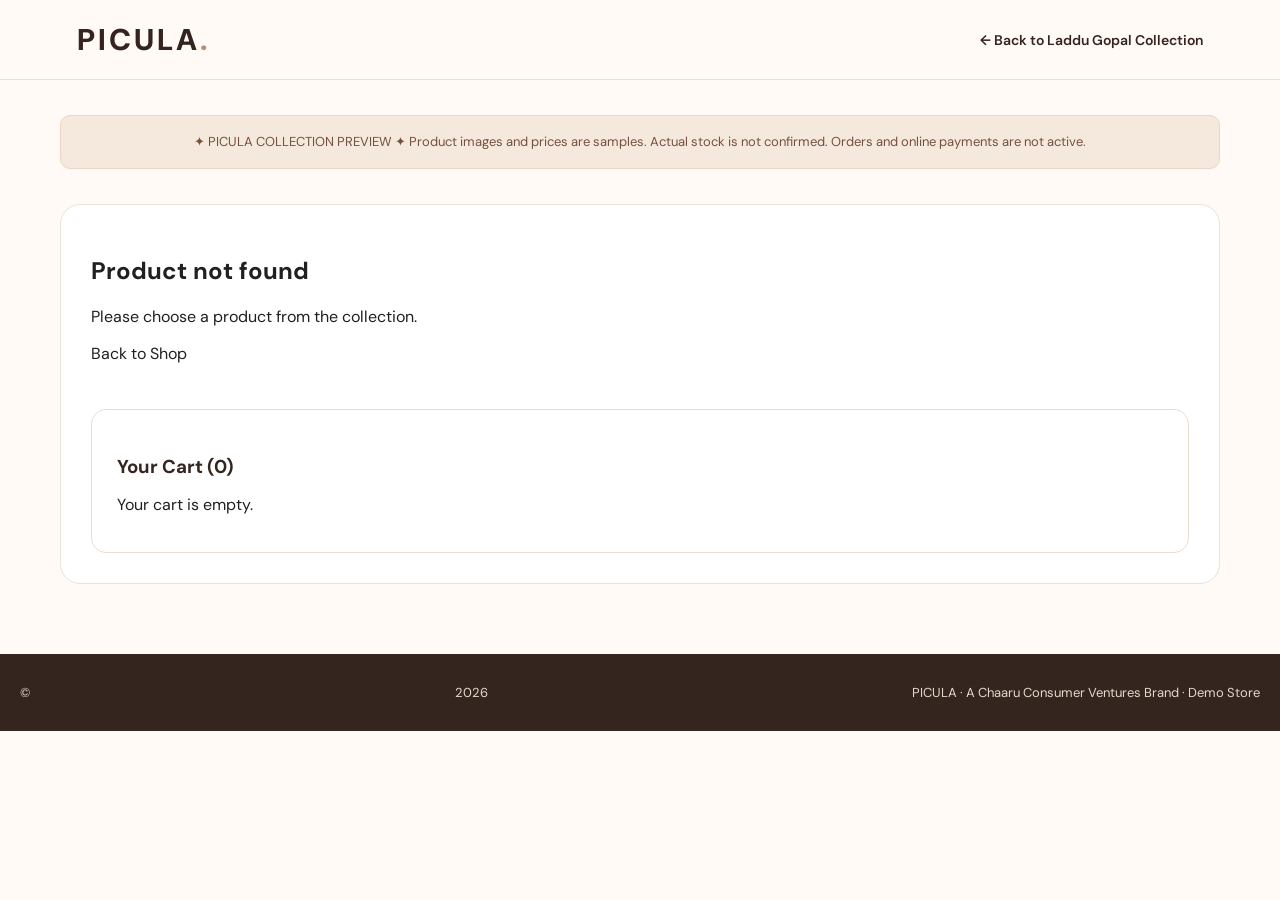
<file: product.html>
<!doctype html>
<html lang="en">

<head>
  <meta charset="UTF-8">
  <meta name="viewport"
        content="width=device-width, initial-scale=1">

  <meta name="description"
        content="Explore PICULA Laddu Gopal shringar product details.">

  <title>Product Details | PICULA</title>

  <link rel="stylesheet" href="style.css">

  <style>
    /* PICULA PREMIUM PRODUCT DETAILS */

    body {
      background: #fffaf6;
    }

    .picula-detail-header {
      background: #fffaf6;
      border-bottom: 1px solid #eaded3;
      padding: 20px 6%;
      display: flex;
      justify-content: space-between;
      align-items: center;
      gap: 15px;
      flex-wrap: wrap;
    }

    .picula-brand {
      font-size: 30px;
      font-weight: 800;
      letter-spacing: 3px;
      color: #34251f;
      text-decoration: none;
    }

    .picula-brand span {
      color: #bc8c75;
    }

    .picula-header-link {
      color: #795746;
      text-decoration: none;
      font-weight: 600;
      font-size: 14px;
    }

    .picula-header-link:hover {
      text-decoration: underline;
    }

    .picula-detail-main {
      max-width: 1200px;
      margin: auto;
      padding: 35px 20px 70px;
    }

    .picula-demo-banner {
      background: #f5e8dc;
      color: #75513f;
      border: 1px solid #ead6c5;
      border-radius: 10px;
      padding: 15px 20px;
      text-align: center;
      font-size: 13px;
      line-height: 1.7;
      margin-bottom: 35px;
    }

    /* Product content generated by script.js */

    #picula-product-detail {
      background: white;
      border: 1px solid #eee1d6;
      border-radius: 20px;
      padding: 30px;
    }

    .picula-back {
      display: inline-block;
      color: #815a46;
      text-decoration: none;
      margin-bottom: 25px;
      font-weight: 600;
    }

    .picula-detail-grid {
      display: grid;
      grid-template-columns: minmax(0, 1fr)
                             minmax(0, 1fr);
      gap: 45px;
      align-items: start;
    }

    .picula-detail-image {
      background: #f7ede5;
      border-radius: 16px;
      overflow: hidden;
      min-height: 420px;
      display: flex;
      justify-content: center;
      align-items: center;
      position: relative;
    }

    .picula-detail-image img {
      width: 100%;
      height: 460px;
      object-fit: contain;
      display: block;
    }

    .picula-detail-info {
      padding: 15px 0;
    }

    .picula-eyebrow {
      color: #a1745c;
      font-size: 12px;
      letter-spacing: 2px;
      text-transform: uppercase;
      font-weight: 700;
      margin-bottom: 15px;
    }

    .picula-detail-info h1 {
      font-size: clamp(28px, 4vw, 44px);
      color: #34251f;
      line-height: 1.2;
      margin-bottom: 20px;
    }

    .picula-detail-info h2 {
      color: #865640;
      font-size: 30px;
      margin-bottom: 20px;
    }

    .picula-detail-info p {
      color: #706057;
      line-height: 1.8;
      margin-bottom: 20px;
    }

    .picula-detail-info label {
      display: block;
      color: #49372e;
      font-weight: 600;
      margin: 18px 0 8px;
    }

    .picula-detail-info select,
    .picula-detail-info input {
      width: 100%;
      max-width: 420px;
      display: block;
      border: 1px solid #dcc8ba;
      border-radius: 9px;
      padding: 13px 15px;
      font-size: 15px;
      background: white;
      color: #34251f;
      box-sizing: border-box;
    }

    .picula-primary {
      display: block;
      width: 100%;
      max-width: 420px;
      background: #34251f;
      color: white;
      border: none;
      border-radius: 9px;
      padding: 16px 20px;
      margin-top: 25px;
      font-size: 16px;
      font-weight: 600;
      cursor: pointer;
    }

    .picula-primary:hover {
      background: #855b45;
    }

    .picula-muted {
      font-size: 13px;
      color: #8a776b;
      margin-top: 15px;
    }

    /* Cart */

    #picula-cart {
      margin-top: 35px;
      padding: 25px;
      background: #fff;
      border: 1px solid #eaded3;
      border-radius: 15px;
    }

    #picula-cart h3 {
      color: #34251f;
      margin-bottom: 15px;
    }

    .cart-item {
      padding: 15px 0;
      border-bottom: 1px solid #eee1d6;
    }

    .cart-controls {
      display: flex;
      gap: 12px;
      align-items: center;
      flex-wrap: wrap;
      margin-top: 12px;
    }

    .cart-controls button,
    #picula-cart > button {
      background: #f1e2d7;
      color: #51392c;
      border: 1px solid #dfc8b8;
      border-radius: 7px;
      padding: 9px 14px;
      cursor: pointer;
    }

    #picula-checkout {
      background: white;
      border: 1px solid #eaded3;
      border-radius: 15px;
      padding: 25px;
      margin-top: 25px;
    }

    .checkout-form {
      display: grid;
      gap: 15px;
      margin-top: 20px;
    }

    .checkout-form label {
      display: grid;
      gap: 7px;
      font-weight: 600;
    }

    .checkout-form input {
      padding: 12px;
      border: 1px solid #dcc8ba;
      border-radius: 8px;
      width: 100%;
      box-sizing: border-box;
    }

    .checkout-form button {
      background: #34251f;
      color: white;
      border: 0;
      border-radius: 8px;
      padding: 14px;
      cursor: pointer;
    }

    .picula-detail-footer {
      background: #34251f;
      color: #e8d7cb;
      text-align: center;
      padding: 30px 20px;
      font-size: 13px;
    }

    @media (max-width: 768px) {
      .picula-detail-grid {
        grid-template-columns: 1fr;
        gap: 25px;
      }

      #picula-product-detail {
        padding: 18px;
      }

      .picula-detail-image {
        min-height: 280px;
      }

      .picula-detail-image img {
        height: 320px;
      }

      .picula-detail-main {
        padding: 20px 12px 45px;
      }
    }
  </style>

  <script src="script.js" defer></script>
</head>

<body>

  <header class="picula-detail-header">

    <a href="index.html" class="picula-brand">
      PICULA<span>.</span>
    </a>

    <a href="laddu-gopal.html"
       class="picula-header-link">
      ← Back to Laddu Gopal Collection
    </a>

  </header>

  <main class="picula-detail-main">

    <div class="picula-demo-banner">
      ✦ PICULA COLLECTION PREVIEW ✦
      Product images and prices are samples.
      Actual stock is not confirmed.
      Orders and online payments are not active.
    </div>

    <section id="picula-product-detail"></section>

  </main>

  <footer class="picula-detail-footer">
    © <span id="year"></span> PICULA
    · A Chaaru Consumer Ventures Brand
    · Demo Store
  </footer>

  <script>
    document.getElementById("year").textContent =
      new Date().getFullYear();
  </script>

</body>
</html>
</file>
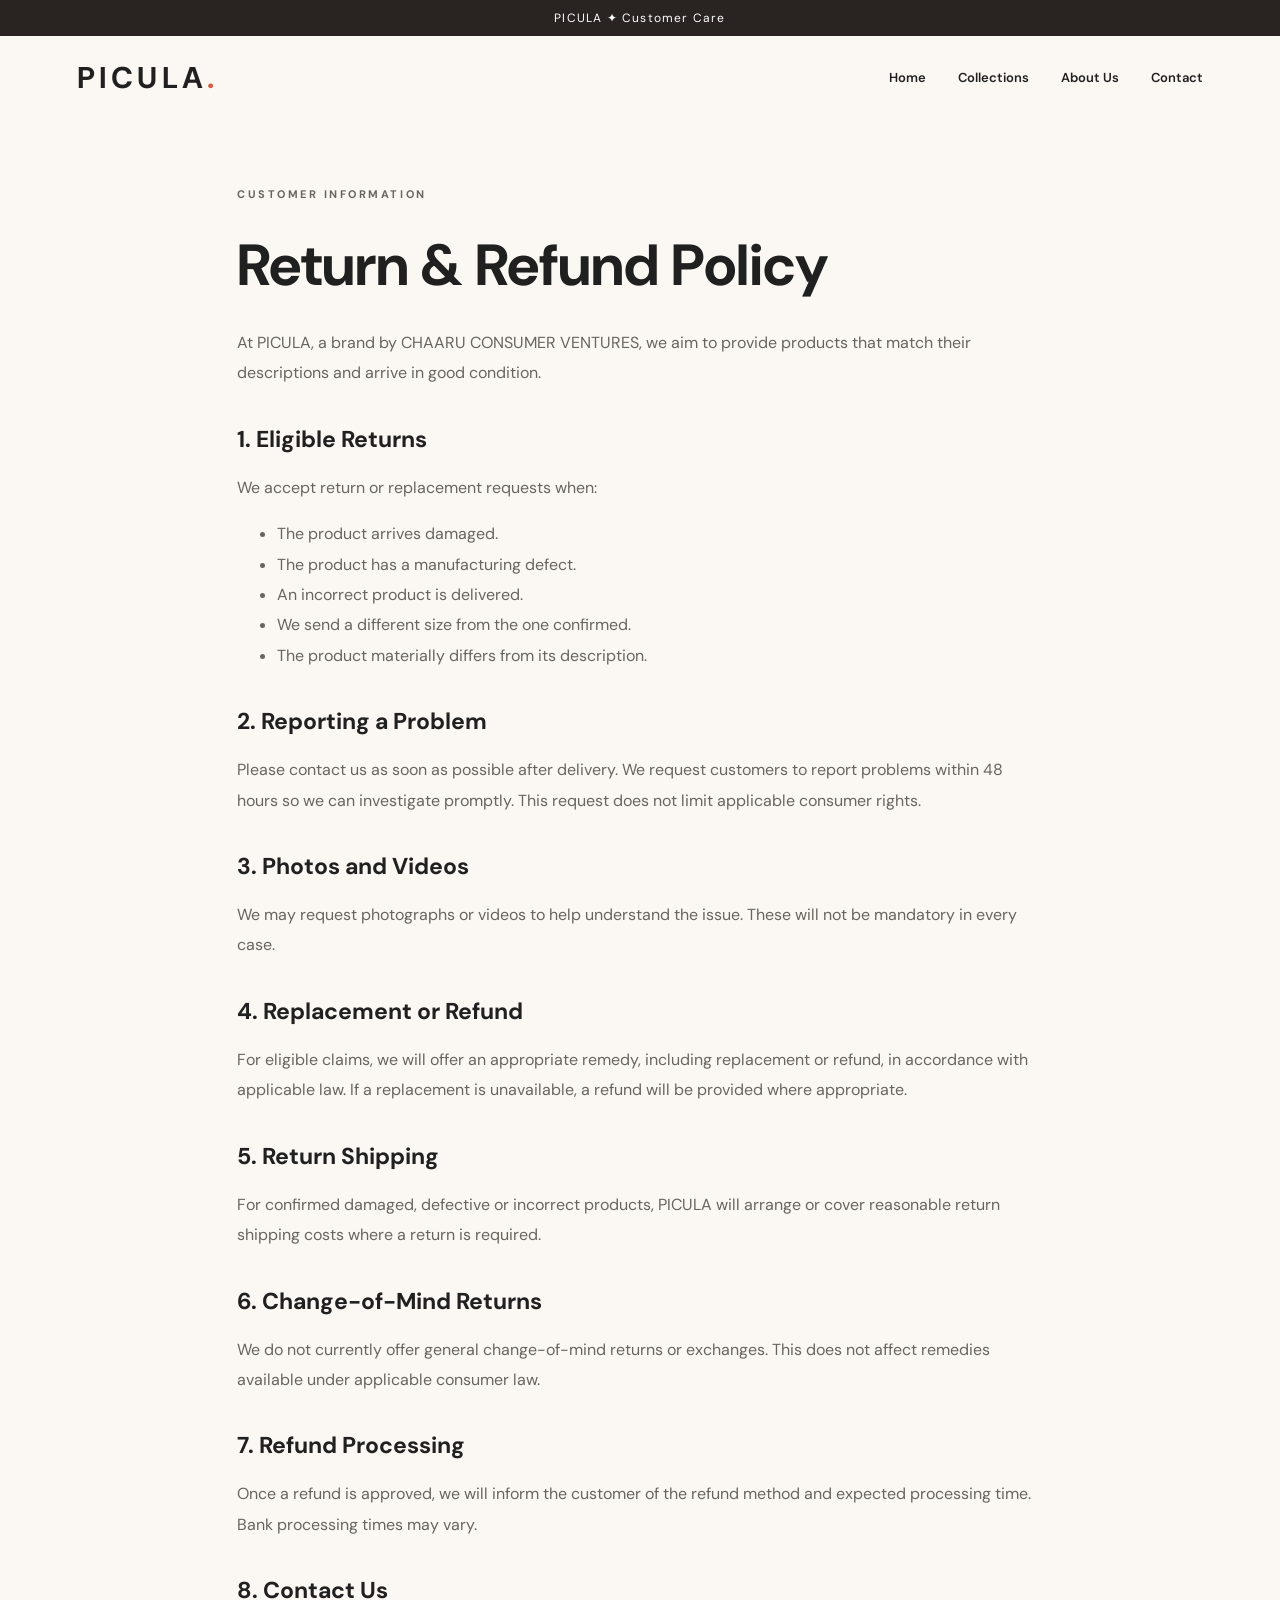
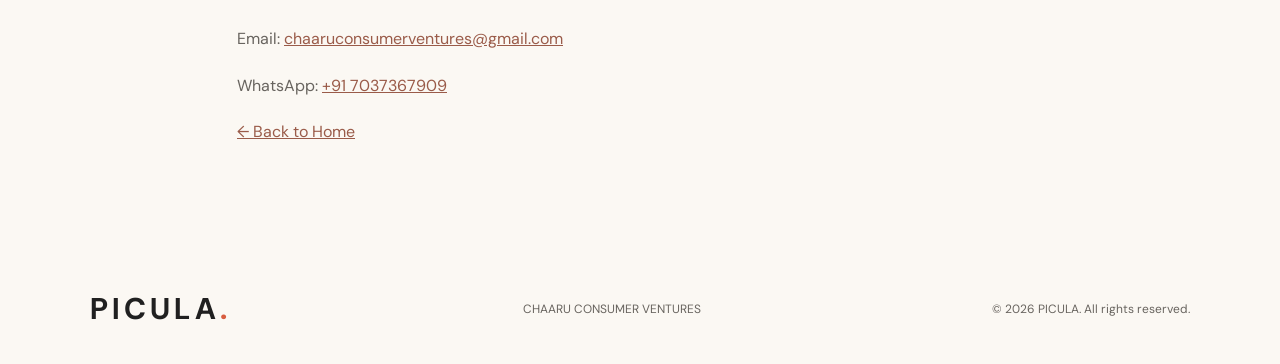
<file: return-policy.html>
<!doctype html>
<html lang="en">
<head>
  <meta charset="utf-8">
  <meta name="viewport" content="width=device-width, initial-scale=1">
  <meta name="description" content="PICULA Return and Refund Policy">
  <title>Return & Refund Policy | PICULA</title>
  <link rel="stylesheet" href="style.css">
  <style>
    .policy-page {
      max-width: 850px;
      margin: 0 auto;
      padding: 65px 22px 90px;
    }
    .policy-page h1 {
      font-size: clamp(36px, 6vw, 58px);
      margin: 10px 0 25px;
    }
    .policy-page h2 {
      font-size: 23px;
      margin-top: 35px;
    }
    .policy-page p, .policy-page li {
      color: #68645f;
      line-height: 1.9;
    }
    .policy-page a {
      color: #9a5b49;
      text-decoration: underline;
    }
  </style>
</head>
<body>

<div class="announcement">
  PICULA ✦ Customer Care
</div>

<header class="site-header">
  <a class="logo" href="index.html">
    PICULA<span class="logo-dot">.</span>
  </a>
  <nav aria-label="Main navigation">
    <a href="index.html">Home</a>
    <a href="laddu-gopal.html">Collections</a>
    <a href="about.html">About Us</a>
    <a href="contact.html">Contact</a>
  </nav>
</header>

<main class="policy-page">

  <p class="eyebrow">CUSTOMER INFORMATION</p>
  <h1>Return & Refund Policy</h1>

  <p>
    At PICULA, a brand by CHAARU CONSUMER VENTURES,
    we aim to provide products that match their
    descriptions and arrive in good condition.
  </p>

  <h2>1. Eligible Returns</h2>
  <p>
    We accept return or replacement requests when:
  </p>
  <ul>
    <li>The product arrives damaged.</li>
    <li>The product has a manufacturing defect.</li>
    <li>An incorrect product is delivered.</li>
    <li>We send a different size from the one confirmed.</li>
    <li>The product materially differs from its description.</li>
  </ul>

  <h2>2. Reporting a Problem</h2>
  <p>
    Please contact us as soon as possible after delivery.
    We request customers to report problems within
    48 hours so we can investigate promptly.
    This request does not limit applicable consumer rights.
  </p>

  <h2>3. Photos and Videos</h2>
  <p>
    We may request photographs or videos to help
    understand the issue. These will not be mandatory
    in every case.
  </p>

  <h2>4. Replacement or Refund</h2>
  <p>
    For eligible claims, we will offer an appropriate
    remedy, including replacement or refund, in
    accordance with applicable law.
    If a replacement is unavailable, a refund
    will be provided where appropriate.
  </p>

  <h2>5. Return Shipping</h2>
  <p>
    For confirmed damaged, defective or incorrect
    products, PICULA will arrange or cover reasonable
    return shipping costs where a return is required.
  </p>

  <h2>6. Change-of-Mind Returns</h2>
  <p>
    We do not currently offer general change-of-mind
    returns or exchanges. This does not affect
    remedies available under applicable consumer law.
  </p>

  <h2>7. Refund Processing</h2>
  <p>
    Once a refund is approved, we will inform the
    customer of the refund method and expected
    processing time. Bank processing times may vary.
  </p>

  <h2>8. Contact Us</h2>
  <p>
    Email:
    <a href="mailto:chaaruconsumerventures@gmail.com">
      chaaruconsumerventures@gmail.com
    </a>
  </p>
  <p>
    WhatsApp:
    <a href="https://wa.me/917037367909">
      +91 7037367909
    </a>
  </p>

  <p>
    <a href="index.html">← Back to Home</a>
  </p>

</main>

<footer>
  <a class="logo" href="index.html">
    PICULA<span class="logo-dot">.</span>
  </a>
  <p>CHAARU CONSUMER VENTURES</p>
  <small>© 2026 PICULA. All rights reserved.</small>
</footer>

</body>
</html>
</file>
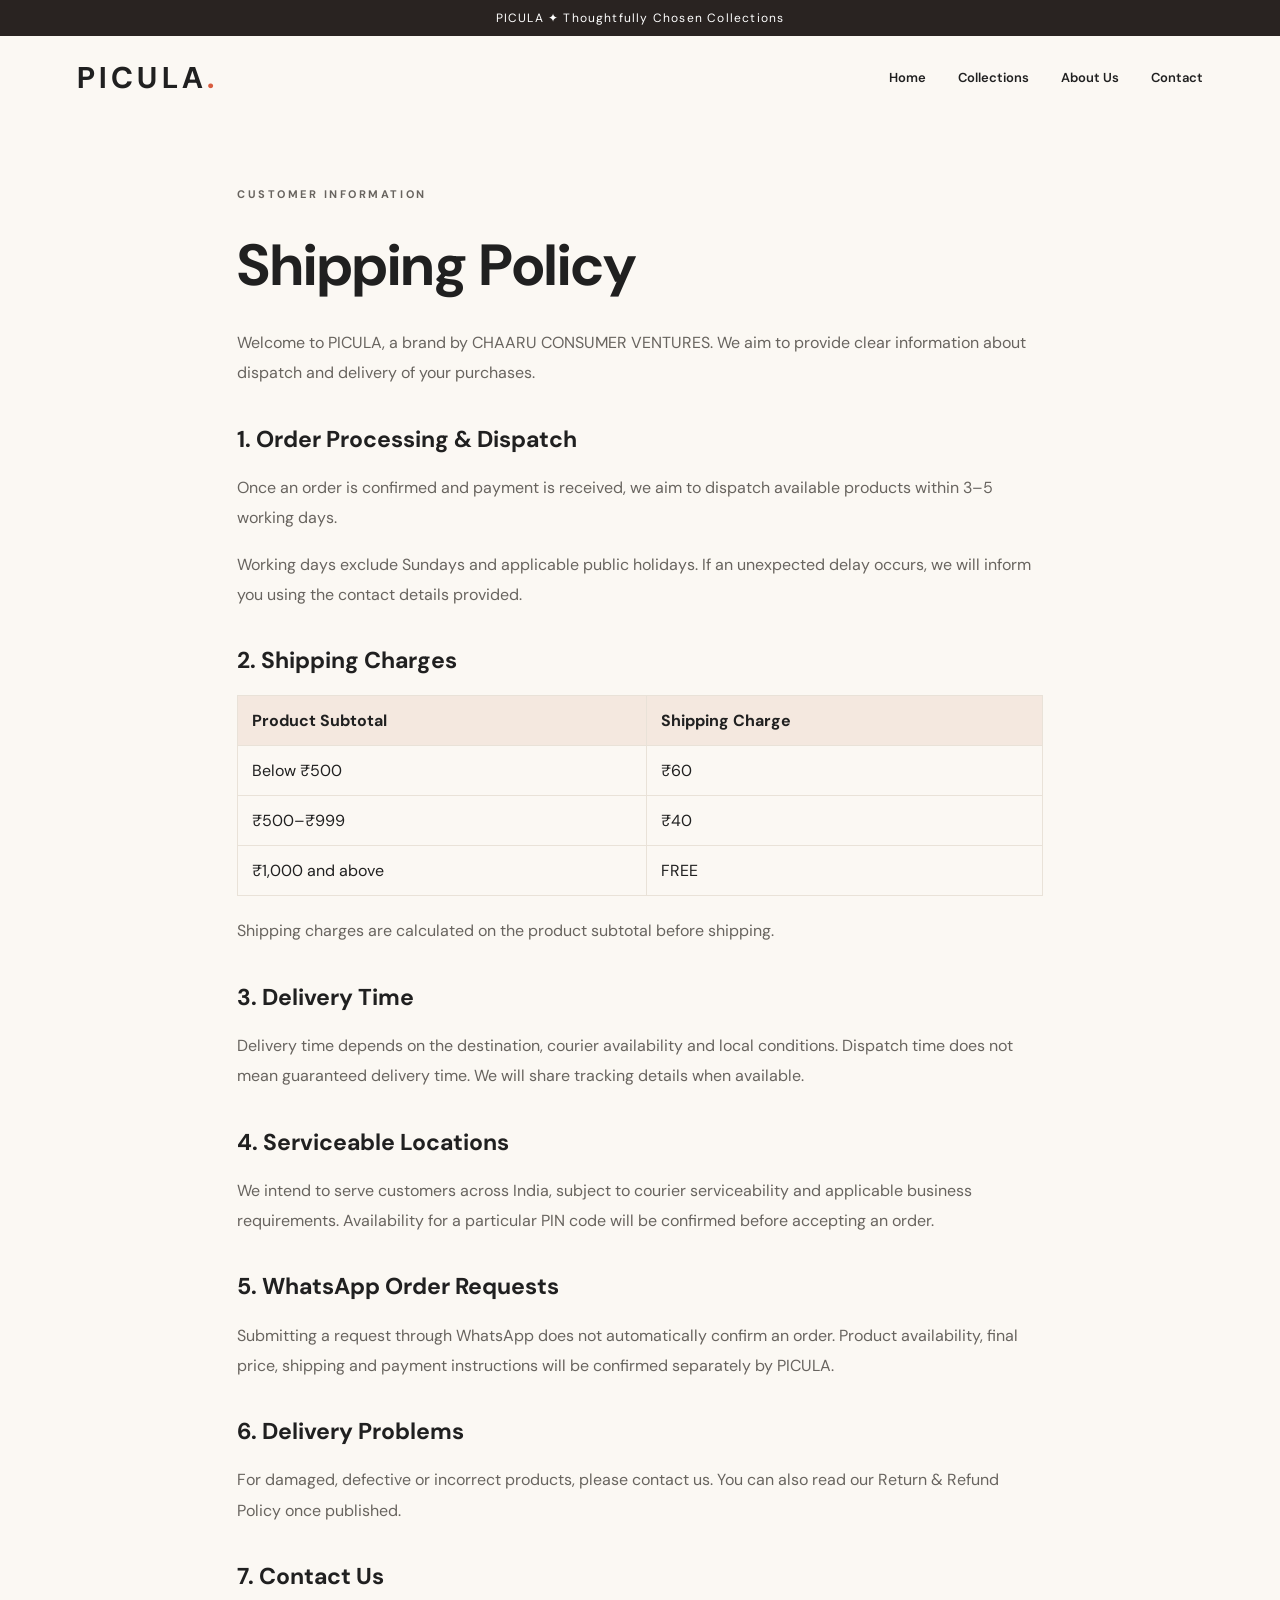
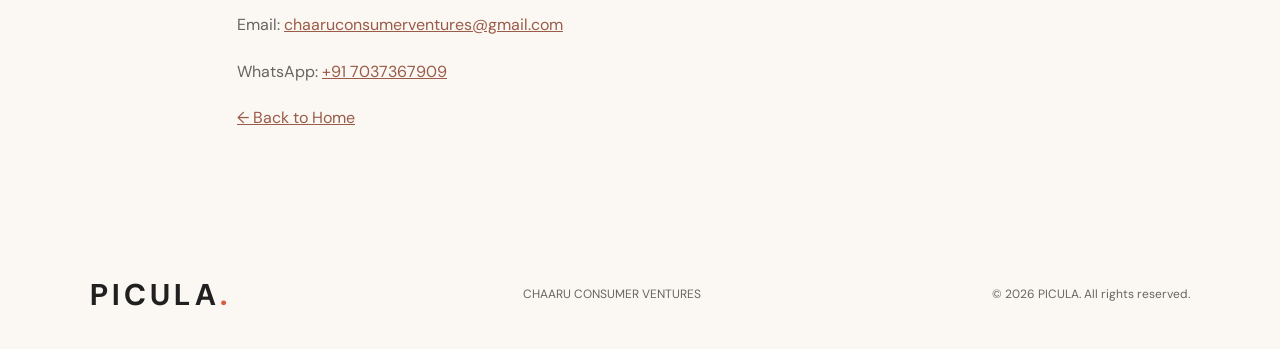
<file: shipping-policy.html>
<!doctype html>
<html lang="en">
<head>
  <meta charset="utf-8">
  <meta name="viewport" content="width=device-width, initial-scale=1">
  <meta name="description" content="PICULA shipping and dispatch policy.">
  <title>Shipping Policy | PICULA</title>
  <link rel="stylesheet" href="style.css">
  <style>
    .policy-page {
      max-width: 850px;
      margin: 0 auto;
      padding: 65px 22px 90px;
    }
    .policy-page h1 {
      font-size: clamp(36px, 6vw, 58px);
      margin: 10px 0 25px;
    }
    .policy-page h2 {
      margin-top: 35px;
      font-size: 23px;
    }
    .policy-page p, .policy-page li {
      color: #68645f;
      line-height: 1.9;
    }
    .policy-page table {
      width: 100%;
      border-collapse: collapse;
      margin: 20px 0;
    }
    .policy-page th, .policy-page td {
      padding: 14px;
      border: 1px solid #e9e2d8;
      text-align: left;
    }
    .policy-page th {
      background: #f4e8df;
    }
    .policy-page a {
      color: #9a5b49;
      text-decoration: underline;
    }
  </style>
</head>
<body>

<div class="announcement">
  PICULA ✦ Thoughtfully Chosen Collections
</div>

<header class="site-header">
  <a class="logo" href="index.html">
    PICULA<span class="logo-dot">.</span>
  </a>
  <nav aria-label="Main navigation">
    <a href="index.html">Home</a>
    <a href="laddu-gopal.html">Collections</a>
    <a href="about.html">About Us</a>
    <a href="contact.html">Contact</a>
  </nav>
</header>

<main class="policy-page">
  <p class="eyebrow">CUSTOMER INFORMATION</p>
  <h1>Shipping Policy</h1>

  <p>
    Welcome to PICULA, a brand by CHAARU CONSUMER VENTURES.
    We aim to provide clear information about dispatch
    and delivery of your purchases.
  </p>

  <h2>1. Order Processing & Dispatch</h2>
  <p>
    Once an order is confirmed and payment is received,
    we aim to dispatch available products within
    3–5 working days.
  </p>
  <p>
    Working days exclude Sundays and applicable public
    holidays. If an unexpected delay occurs, we will
    inform you using the contact details provided.
  </p>

  <h2>2. Shipping Charges</h2>
  <table>
    <thead>
      <tr>
        <th>Product Subtotal</th>
        <th>Shipping Charge</th>
      </tr>
    </thead>
    <tbody>
      <tr>
        <td>Below ₹500</td>
        <td>₹60</td>
      </tr>
      <tr>
        <td>₹500–₹999</td>
        <td>₹40</td>
      </tr>
      <tr>
        <td>₹1,000 and above</td>
        <td>FREE</td>
      </tr>
    </tbody>
  </table>

  <p>
    Shipping charges are calculated on the product
    subtotal before shipping.
  </p>

  <h2>3. Delivery Time</h2>
  <p>
    Delivery time depends on the destination,
    courier availability and local conditions.
    Dispatch time does not mean guaranteed delivery time.
    We will share tracking details when available.
  </p>

  <h2>4. Serviceable Locations</h2>
  <p>
    We intend to serve customers across India,
    subject to courier serviceability and applicable
    business requirements. Availability for a
    particular PIN code will be confirmed before
    accepting an order.
  </p>

  <h2>5. WhatsApp Order Requests</h2>
  <p>
    Submitting a request through WhatsApp does not
    automatically confirm an order. Product availability,
    final price, shipping and payment instructions
    will be confirmed separately by PICULA.
  </p>

  <h2>6. Delivery Problems</h2>
  <p>
    For damaged, defective or incorrect products,
    please contact us. You can also read our
    Return & Refund Policy once published.
  </p>

  <h2>7. Contact Us</h2>
  <p>
    Email:
    <a href="mailto:chaaruconsumerventures@gmail.com">
      chaaruconsumerventures@gmail.com
    </a>
  </p>
  <p>
    WhatsApp:
    <a href="https://wa.me/917037367909">
      +91 7037367909
    </a>
  </p>

  <p>
    <a href="index.html">← Back to Home</a>
  </p>
</main>

<footer>
  <a class="logo" href="index.html">
    PICULA<span class="logo-dot">.</span>
  </a>
  <p>CHAARU CONSUMER VENTURES</p>
  <small>© 2026 PICULA. All rights reserved.</small>
</footer>

</body>
</html>
</file>
<file: style.css>
@import url('https://fonts.googleapis.com/css2?family=DM+Sans:wght@400;500;600;700&family=Playfair+Display:ital,wght@0,500;0,600;1,500;1,600&display=swap');
:root{--ink:#202020;--muted:#68645f;--cream:#fbf8f3;--orange:#d85d3f;--line:#e9e2d8}*{box-sizing:border-box}html{scroll-behavior:smooth}body{margin:0;background:var(--cream);color:var(--ink);font-family:'DM Sans',Arial,sans-serif}a{color:inherit;text-decoration:none}.announcement{text-align:center;background:#292321;color:#fff;padding:10px 14px;font-size:12px;letter-spacing:.1em}.site-header{display:flex;align-items:center;justify-content:space-between;gap:18px;max-width:1440px;margin:auto;padding:22px 6%}.logo{font-size:30px;letter-spacing:.14em;font-weight:700;white-space:nowrap}.logo-dot,.accent{color:var(--orange)}nav{display:flex;gap:32px}nav a{font-size:13px;font-weight:600}.header-cta{border-bottom:1px solid var(--ink);font-size:13px;font-weight:700;padding:8px 0}.hero{display:grid;grid-template-columns:1fr 1fr;min-height:610px;background:#f5eee5}.hero-copy{padding:95px 8% 55px 12%;display:flex;align-items:flex-start;flex-direction:column;justify-content:center}.eyebrow{font-size:11px;letter-spacing:.23em;font-weight:700;color:var(--orange);margin:0 0 22px}.hero h1{font-size:clamp(54px,6vw,96px);line-height:1.02;letter-spacing:-.065em;margin:0 0 27px;font-weight:600;max-width:650px}.hero h1 em,.intro em,.story em,.contact em{font-family:'Playfair Display',Georgia,serif;font-weight:500}.hero-description{color:var(--muted);line-height:1.85;font-size:15px;max-width:430px;margin:0 0 28px}.button{display:inline-flex;align-items:center;justify-content:center;gap:32px;padding:16px 23px;border-radius:2px;font-size:13px;font-weight:700}.button.primary{background:var(--ink);color:white}.button.light{background:#fff;color:var(--ink)}.hero-foot{display:flex;gap:16px;margin-top:65px;letter-spacing:.2em;font-size:10px;font-weight:700;color:#83786e}.separator{color:var(--orange)}.hero-art{position:relative;overflow:hidden;min-height:520px;background:linear-gradient(140deg,#d2a48c,#e9c2a9 55%,#c7836c)}.art-circle{position:absolute;width:66%;aspect-ratio:1;border-radius:50%;background:#f3d8bb;left:18%;top:13%;box-shadow:0 0 0 25px #ffffff12}.art-orbit{position:absolute;border:1px solid #fff6;border-radius:50%;width:90%;aspect-ratio:1;left:5%;top:0}.orbit-two{width:110%;left:-5%;top:-10%}.art-handbag{position:absolute;width:43%;height:50%;left:29%;top:27%;filter:drop-shadow(20px 25px 18px #5b2d2a45)}.bag-handle{position:absolute;border:18px solid #79483d;border-bottom:0;border-radius:100px 100px 0 0;width:58%;height:42%;left:21%;top:-15%}.bag-body{position:absolute;inset:16% 0 0;background:linear-gradient(120deg,#995e4e,#693d37);border-radius:20px 20px 45px 45px;display:flex;align-items:center;justify-content:center;color:#f4d8b5;font-family:Georgia,serif;font-size:60px;box-shadow:inset -15px -5px 25px #49221e45}.art-label{position:absolute;bottom:35px;left:8%;right:8%;display:flex;justify-content:space-between;font-size:11px;font-weight:700;letter-spacing:.15em;color:#fff}.art-sparkle{position:absolute;color:#fff3e6}.sparkle-one{font-size:65px;top:15%;right:13%}.sparkle-two{font-size:40px;bottom:20%;left:15%}.intro{padding:62px 20px;text-align:center;border-bottom:1px solid var(--line)}.intro span{font-size:10px;letter-spacing:.2em;font-weight:700;color:var(--orange)}.intro p{font-size:clamp(27px,3vw,44px);margin:13px 0 0}.section{padding:100px 7%;max-width:1440px;margin:auto}.section-heading{display:flex;justify-content:space-between;align-items:end;gap:30px;margin-bottom:35px}.section-heading h2,.story h2,.contact h2{font-size:clamp(38px,4.5vw,64px);letter-spacing:-.05em;line-height:1.13;margin:0}.section-heading>p{max-width:260px;line-height:1.7;color:var(--muted);font-size:14px}.collection-grid{display:grid;grid-template-columns:repeat(4,minmax(0,1fr));gap:18px}.collection-card{min-width:0}.collection-visual{height:310px;position:relative;overflow:hidden;display:grid;place-items:center}.fashion .collection-visual{background:#e8d5cc}.jewellery .collection-visual{background:#e4dfc8}.accessories .collection-visual{background:#d8dbe1}.devotional .collection-visual{background:#e8d8e7}.visual-mark{position:absolute;left:18px;top:17px;font-size:11px;letter-spacing:.12em;color:#54483d}.collection-info{display:flex;justify-content:space-between;gap:12px;align-items:center;margin-top:20px}.collection-info h3{font-family:'Playfair Display',Georgia,serif;font-size:26px;font-weight:500;margin:0 0 6px}.collection-info p{font-size:12px;color:var(--muted);margin:0}.collection-info>span{font-size:22px}.coming{display:inline-block;color:#9a5b49;font-size:10px;font-weight:700;letter-spacing:.13em;text-transform:uppercase;margin-top:16px}.fashion-illustration{width:145px;height:195px;position:relative}.hanger{position:absolute;width:26px;height:27px;border:5px solid #6d4c49;border-bottom:0;border-radius:50%;left:59px;top:0}.dress-top{position:absolute;top:30px;left:40px;width:65px;height:74px;background:#ad7069;clip-path:polygon(20% 0,80% 0,100% 100%,0 100%)}.dress-skirt{position:absolute;top:100px;left:5px;width:135px;height:93px;background:#a66a64;clip-path:polygon(26% 0,74% 0,100% 100%,0 100%)}.jewel-illustration{position:relative;width:160px;height:190px}.jewel-ring{position:absolute;width:110px;height:110px;border:17px solid #b99a53;border-radius:50%;left:25px;top:60px;box-shadow:12px 14px 15px #77663324}.jewel-stone{position:absolute;width:70px;height:70px;left:45px;top:18px;background:#e7f1ea;clip-path:polygon(50% 0,100% 34%,83% 100%,17% 100%,0 34%);border:3px solid #fff}.jewel-small{position:absolute;width:20px;height:20px;border-radius:50%;background:#fff;left:69px;top:43px}.accessory-illustration{width:160px;height:175px;position:relative}.mini-handle{position:absolute;border:12px solid #636d80;border-bottom:0;width:90px;height:90px;border-radius:90px 90px 0 0;left:35px;top:5px}.mini-bag{position:absolute;background:#76849a;width:150px;height:112px;bottom:0;left:5px;border-radius:12px 12px 30px 30px;box-shadow:15px 15px 15px #35435b30}.lotus-illustration{font-size:155px;color:#a16c96;text-shadow:10px 12px 0 #b18ba12b}.story{display:grid;grid-template-columns:1fr 2fr;gap:55px;align-items:center;border-top:1px solid var(--line)}.story-icon{font-size:190px;text-align:center;color:#ce967d}.story h2{max-width:740px}.story p:last-child{max-width:620px;line-height:1.9;color:var(--muted);font-size:15px}.contact{background:#2e2a29;color:white;text-align:center;max-width:none;padding:100px 20px}.contact .eyebrow{color:#f1a58b}.contact h2{margin-bottom:22px}.contact>p:not(.eyebrow){color:#d0c5c0;font-size:15px;line-height:1.7}.contact .button{margin-top:20px}.contact-email{font-size:12px!important;margin-top:24px}footer{padding:35px 7%;display:flex;align-items:center;justify-content:space-between;gap:20px}footer p,footer small{font-size:12px;color:var(--muted)}@media(max-width:900px){.collection-grid{grid-template-columns:repeat(2,minmax(0,1fr))}.hero-copy{padding:60px 8%}.hero-art{min-height:450px}.hero h1{font-size:58px}}@media(max-width:620px){.announcement{font-size:10px}.site-header{padding:17px 5%;flex-wrap:wrap}.logo{font-size:25px}nav{order:3;width:100%;justify-content:space-between;gap:10px}nav a{font-size:12px}.header-cta{font-size:12px}.hero{grid-template-columns:1fr}.hero-copy{padding:70px 7% 35px}.hero h1{font-size:clamp(48px,13vw,68px)}.hero-foot{margin-top:42px}.hero-art{min-height:390px}.section{padding:65px 6%}.section-heading{display:block}.section-heading>p{margin-top:16px}.collection-grid{gap:20px 12px}.collection-visual{height:210px}.collection-info h3{font-size:21px}.collection-info p{font-size:11px}.fashion-illustration,.jewel-illustration,.accessory-illustration{transform:scale(.75)}.lotus-illustration{font-size:110px}.story{grid-template-columns:1fr;gap:10px}.story-icon{font-size:95px}.contact{padding:75px 20px}footer{flex-direction:column;text-align:center}footer p{margin:0}}

/* PICULA SHOPPING PRODUCTS */

.product-filters {
  display: flex;
  flex-wrap: wrap;
  gap: 10px;
  margin: 30px 0;
}

.product-filters button {
  border: 1px solid #ddd0c5;
  background: #fff;
  color: #28211e;
  padding: 12px 20px;
  border-radius: 30px;
  cursor: pointer;
  font-size: 14px;
}

.product-filters button.active,
.product-filters button:hover {
  background: #24201e;
  color: white;
}

.product-grid {
  display: grid;
  grid-template-columns: repeat(3, minmax(0, 1fr));
  gap: 24px;
}

.product-card {
  background: #fff;
  border: 1px solid #eadfd5;
  border-radius: 14px;
  padding: 18px;
  display: flex;
  flex-direction: column;
  gap: 12px;
}

.product-placeholder {
  min-height: 210px;
  background: linear-gradient(135deg, #f2d8c5, #d9a58e);
  border-radius: 10px;
  display: flex;
  align-items: center;
  justify-content: center;
  color: #704739;
  font-size: 26px;
  font-weight: bold;
  letter-spacing: 4px;
}

.product-card h3 {
  margin: 0;
  font-size: 20px;
}

.product-card p {
  margin: 0;
  color: #806e63;
}

.product-card strong {
  font-size: 20px;
}

.product-card button,
#picula-cart button {
  background: #24201e;
  color: white;
  border: none;
  border-radius: 6px;
  padding: 12px 18px;
  cursor: pointer;
}

.product-card button {
  margin-top: auto;
}

.product-card button:hover,
#picula-cart button:hover {
  background: #a45d45;
}

/* SHOPPING CART */

#picula-cart {
  margin-top: 40px;
  padding: 25px;
  background: #f8f0e8;
  border: 1px solid #eadfd5;
  border-radius: 14px;
}

#picula-cart h3 {
  margin-bottom: 18px;
}

#picula-cart p {
  margin: 12px 0;
}

#picula-cart p button {
  margin-left: 10px;
  padding: 7px 12px;
}

/* MOBILE RESPONSIVE */

@media (max-width: 900px) {
  .product-grid {
    grid-template-columns: repeat(2, minmax(0, 1fr));
  }
}

@media (max-width: 600px) {
  .product-grid {
    grid-template-columns: 1fr;
  }

  .product-placeholder {
    min-height: 180px;
  }

  .product-filters button {
    padding: 10px 14px;
    font-size: 12px;
  }

  #picula-cart {
    padding: 16px;
  }
}


/* PICULA CART QUANTITY CONTROLS */

.cart-item {
  display: flex;
  justify-content: space-between;
  align-items: center;
  flex-wrap: wrap;
  gap: 15px;
  padding: 15px 0;
  border-bottom: 1px solid #e5d6ca;
}

.cart-controls {
  display: flex;
  align-items: center;
  flex-wrap: wrap;
  gap: 10px;
}

.cart-controls button {
  min-width: 38px;
  padding: 9px 12px;
}

.cart-controls span {
  font-weight: bold;
  min-width: 20px;
  text-align: center;
}

/* CHECKOUT FORM */

#picula-checkout {
  margin-top: 30px;
  padding: 30px;
  background: #fff8f3;
  border: 1px solid #eadfd5;
  border-radius: 14px;
}

#picula-checkout h3 {
  margin-bottom: 20px;
}

.checkout-form {
  display: grid;
  grid-template-columns: repeat(2, minmax(0, 1fr));
  gap: 18px;
}

.checkout-form label {
  display: flex;
  flex-direction: column;
  gap: 8px;
  font-size: 14px;
  font-weight: 600;
}

.checkout-form input {
  width: 100%;
  box-sizing: border-box;
  padding: 13px;
  border: 1px solid #d9c8bb;
  border-radius: 8px;
  background: white;
  font: inherit;
}

.checkout-form input:focus {
  outline: 2px solid #b77b63;
  outline-offset: 1px;
}

.checkout-form button {
  grid-column: 1 / -1;
  background: #24201e;
  color: white;
  border: none;
  padding: 15px;
  border-radius: 8px;
  cursor: pointer;
}

#checkout-result {
  margin-top: 20px;
}

@media (max-width: 600px) {
  #picula-checkout {
    padding: 18px;
  }

  .checkout-form {
    grid-template-columns: 1fr;
  }
}
.picula-details-link{display:inline-block;color:#5c3428;font-weight:700;text-decoration:underline;text-underline-offset:3px}
.picula-detail-header{display:flex;justify-content:space-between;align-items:center;gap:16px;padding:22px max(20px,calc((100vw - 1120px)/2));background:#fff8f3;border-bottom:1px solid #eadfd5}
.picula-detail-header a{color:#34231f;text-decoration:none}
.picula-brand{font-size:26px;font-weight:800;letter-spacing:2px}.picula-brand span{color:#b77b63}
.picula-detail-main{max-width:1120px;margin:0 auto;padding:30px 20px 65px;min-height:60vh}
.picula-demo-banner{background:#fff0dc;border:1px solid #e8c9a1;padding:12px 16px;border-radius:10px;font-size:14px;margin-bottom:25px}
.picula-back{display:inline-block;margin-bottom:24px;color:#6c4638;text-decoration:none}
.picula-detail-grid{display:grid;grid-template-columns:minmax(0,1fr) minmax(0,1fr);gap:44px;align-items:start}
.picula-detail-image{display:grid;place-items:center;min-height:440px;background:linear-gradient(135deg,#f2d8c5,#d9a58e);border-radius:16px;color:#6d3c31;letter-spacing:2px;font-weight:700;text-align:center;padding:24px}
.picula-detail-info h1{font-size:clamp(28px,4vw,42px);margin:8px 0 12px}.picula-detail-info h2{margin:0 0 20px}
.picula-eyebrow{font-size:12px;letter-spacing:2px;text-transform:uppercase;color:#8d5d4d}.picula-muted{font-size:13px;color:#766c66}
.picula-detail-info label{display:block;font-weight:700;margin:20px 0 8px}
.picula-detail-info select,.picula-detail-info input{width:100%;max-width:320px;display:block;padding:12px;border:1px solid #d9c8bb;border-radius:8px;background:#fff;font:inherit;box-sizing:border-box}
.picula-primary{display:block;margin-top:24px;background:#24201e;color:#fff;border:0;border-radius:8px;padding:14px 26px;cursor:pointer}
.picula-detail-footer{text-align:center;padding:25px 16px;background:#fff8f3;color:#75685f;font-size:13px}
#picula-product-detail #picula-cart{margin-top:45px}
@media(max-width:700px){.picula-detail-grid{grid-template-columns:1fr;gap:24px}.picula-detail-image{min-height:280px}.picula-detail-header{padding:16px 20px}.picula-brand{font-size:22px}}
.product-placeholder.picula-photo-wrap {display:block}
.picula-photo-wrap {position:relative;overflow:hidden;padding:0;}
.picula-photo-wrap img {display:block;width:100%;height:100%;object-fit:cover;}
.product-placeholder.picula-photo-wrap {height:230px;min-height:230px;}
.picula-detail-image.picula-photo-wrap {min-height:360px;}
.picula-sample-tag {position:absolute;bottom:10px;left:10px;background:rgba(255,255,255,.93);color:#432d25;font-size:11px;font-weight:700;padding:6px 9px;border-radius:5px;letter-spacing:.04em;}
</file>
